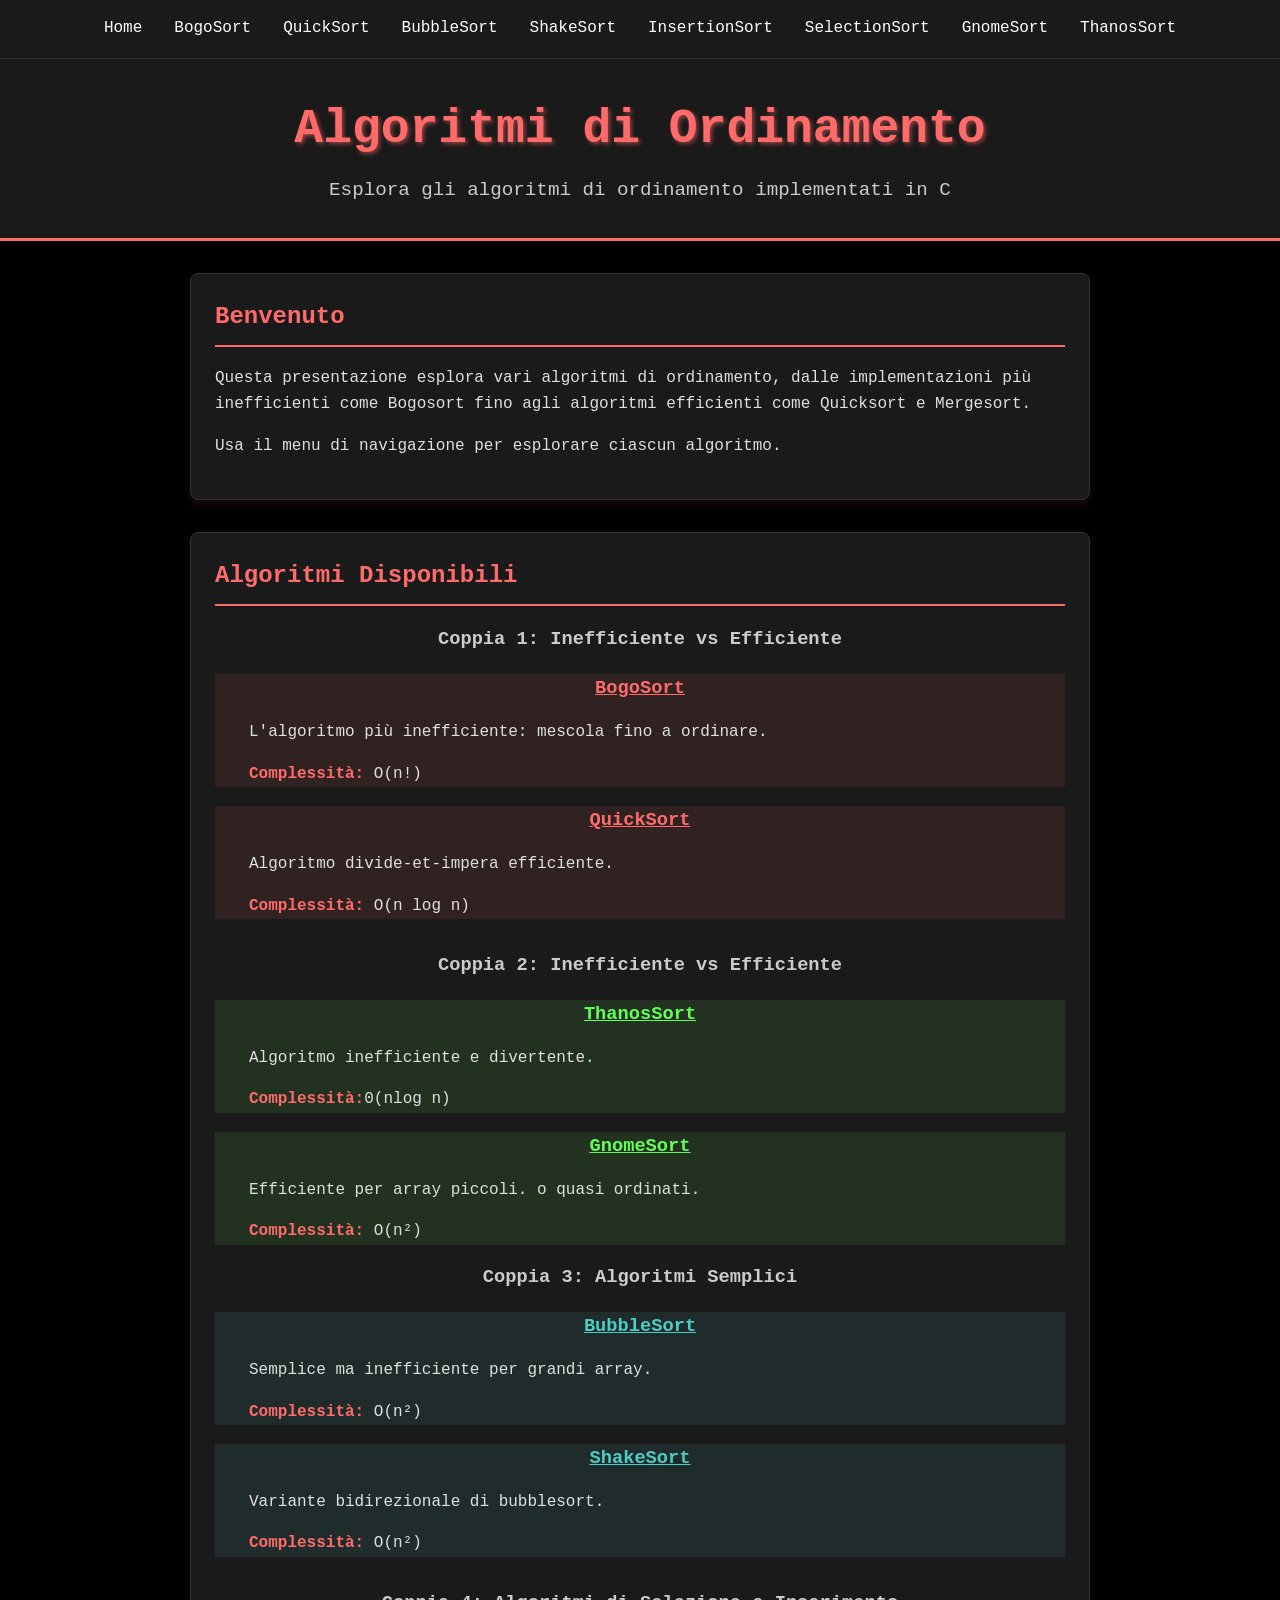
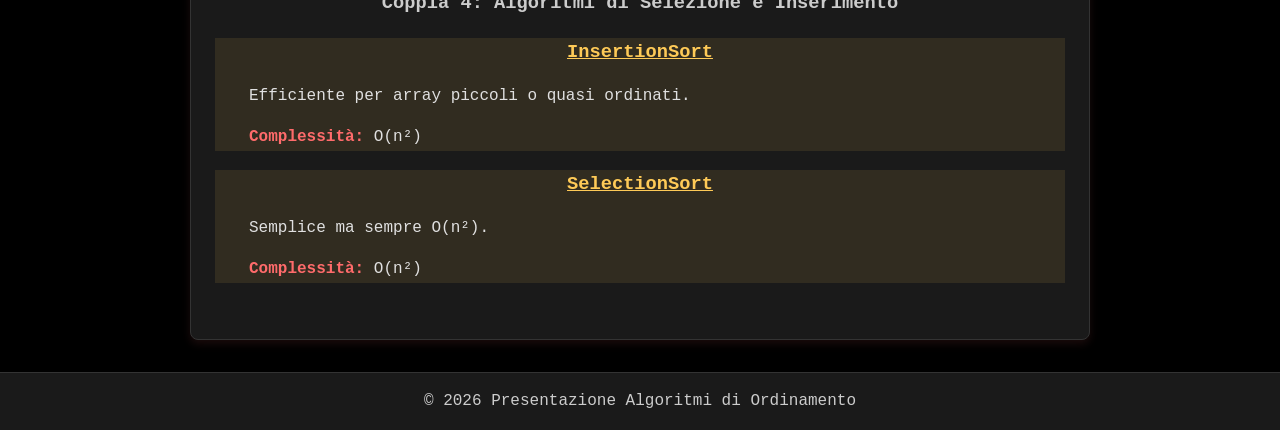
<file: index.html>
<!DOCTYPE html>
<html lang="it">
<head>
    <meta charset="UTF-8">
    <meta name="viewport" content="width=device-width, initial-scale=1.0">
    <title>Home - Algoritmi di Ordinamento</title>
    <link rel="stylesheet" href="styles.css">
</head>
<body>
    <nav>
        <ul>
            <li><a href="index.html">Home</a></li>
            <li><a href="bogosort.html">BogoSort</a></li>
            <li><a href="quicksort.html">QuickSort</a></li>
            <li><a href="bubblesort.html">BubbleSort</a></li>
            <li><a href="shakesort.html">ShakeSort</a></li>
            <li><a href="insertionsort.html">InsertionSort</a></li>
            <li><a href="selectionsort.html">SelectionSort</a></li>
            <li><a href="gnomesort.html">GnomeSort</a></li>
            <li><a href="thanossort.html">ThanosSort</a></li>
        </ul>
    </nav>

    <header>
        <h1>Algoritmi di Ordinamento</h1>
        <p>Esplora gli algoritmi di ordinamento implementati in C</p>
    </header>

    <main>
        <section id="introduzione">
            <h2>Benvenuto</h2>
            <p>Questa presentazione esplora vari algoritmi di ordinamento, dalle implementazioni più inefficienti come Bogosort fino agli algoritmi efficienti come Quicksort e Mergesort.</p>
            <p>Usa il menu di navigazione per esplorare ciascun algoritmo.</p>
        </section>

        <section id="algoritmi">
            <h2>Algoritmi Disponibili</h2>
            <div class="algoritmo-coppia">
                <h3>Coppia 1: Inefficiente vs Efficiente</h3>
                <div class="algoritmo-grid">
                    <div class="algoritmo-card coppia1">
                        <h3><a href="bogosort.html">BogoSort</a></h3>
                        <p class="descrizione">L'algoritmo più inefficiente: mescola fino a ordinare.</p>
                        <p class="descrizione"><strong>Complessità:</strong> O(n!)</p>
                    </div>
                    <div class="algoritmo-card coppia1">
                        <h3><a href="quicksort.html">QuickSort</a></h3>
                        <p class="descrizione">Algoritmo divide-et-impera efficiente.</p>
                        <p class="descrizione"><strong>Complessità:</strong> O(n log n)</p>
                    </div>
                </div>
            </div>
            <div class="algoritmo-coppia">
                <h3>Coppia 2: Inefficiente vs Efficiente</h3>
                <div class="algoritmo-grid">
                    <div class="algoritmo-card coppia4">
                        <h3><a href="thanossort.html">ThanosSort</a></h3>
                        <p class="descrizione">Algoritmo inefficiente e divertente.</p>
                        <p class="descrizione"><strong>Complessità:</strong>0(nlog n)</p>
                    </div>                                                               
                    <div class="algoritmo-card coppia4">
                        <h3><a href="gnomesort.html">GnomeSort</a></h3>
                        <p class="descrizione">Efficiente per array piccoli. o quasi ordinati.</p>
                        <p class="descrizione"><strong>Complessità:</strong> O(n²)</p>
                    </div>
                    
                </div>
            <div class="algoritmo-coppia">
                <h3>Coppia 3: Algoritmi Semplici</h3>
                <div class="algoritmo-grid">
                    <div class="algoritmo-card coppia2">
                        <h3><a href="bubblesort.html">BubbleSort</a></h3>
                        <p class="descrizione">Semplice ma inefficiente per grandi array.</p>
                        <p class="descrizione"><strong>Complessità:</strong> O(n²)</p>
                    </div>
                    <div class="algoritmo-card coppia2">
                        <h3><a href="shakesort.html">ShakeSort</a></h3>
                        <p class="descrizione">Variante bidirezionale di bubblesort.</p>
                        <p class="descrizione"><strong>Complessità:</strong> O(n²)</p>
                    </div>
                </div>
            </div>
            <div class="algoritmo-coppia">
                <h3>Coppia 4: Algoritmi di Selezione e Inserimento</h3>
                <div class="algoritmo-grid">
                    <div class="algoritmo-card coppia3">
                        <h3><a href="insertionsort.html">InsertionSort</a></h3>
                        <p class="descrizione">Efficiente per array piccoli o quasi ordinati.</p>
                        <p class="descrizione"><strong>Complessità:</strong> O(n²)</p>
                    </div>
                    <div class="algoritmo-card coppia3">
                        <h3><a href="selectionsort.html">SelectionSort</a></h3>
                        <p class="descrizione">Semplice ma sempre O(n²).</p>
                        <p class="descrizione"><strong>Complessità:</strong> O(n²)</p>
                    </div>
                </div>
            </div>
            
            </div>
        </section>
    </main>

    <footer>
        <p>&copy; 2026 Presentazione Algoritmi di Ordinamento</p>
    </footer>
</body>
</html>
</file>
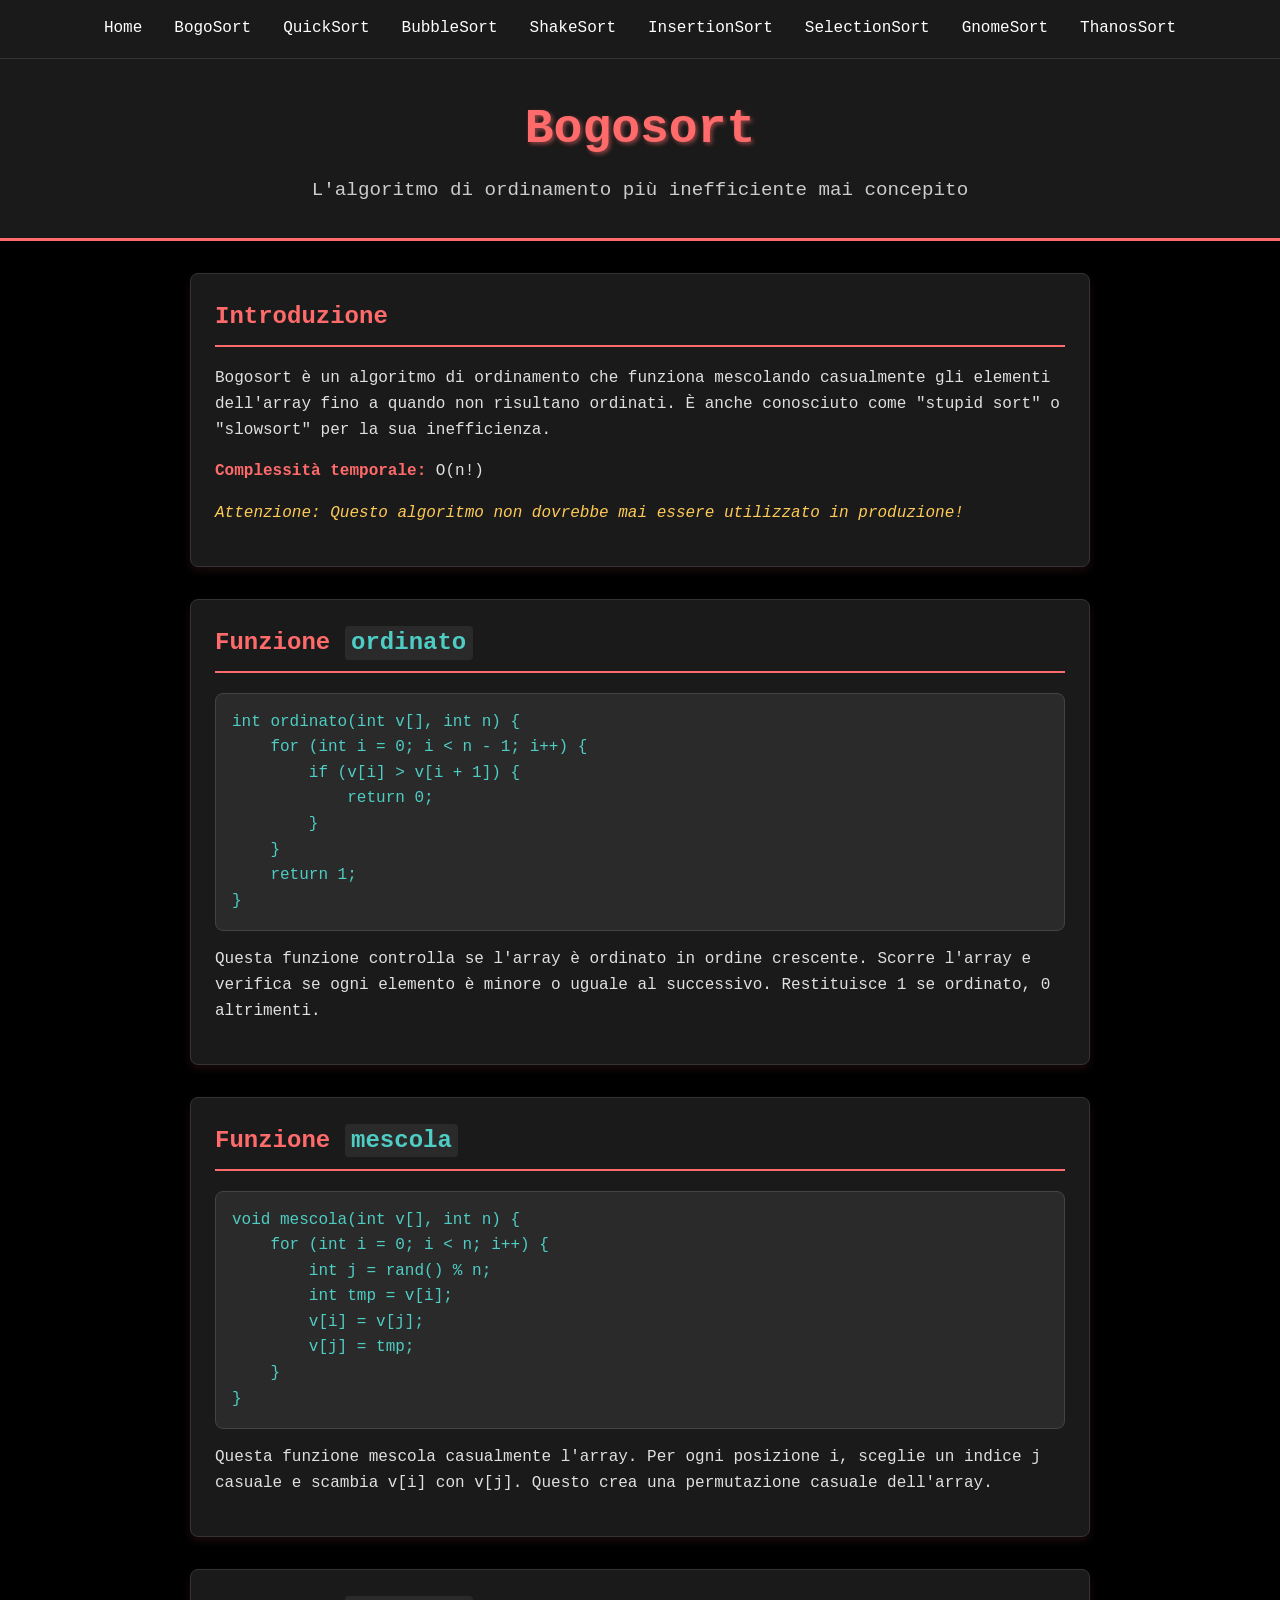
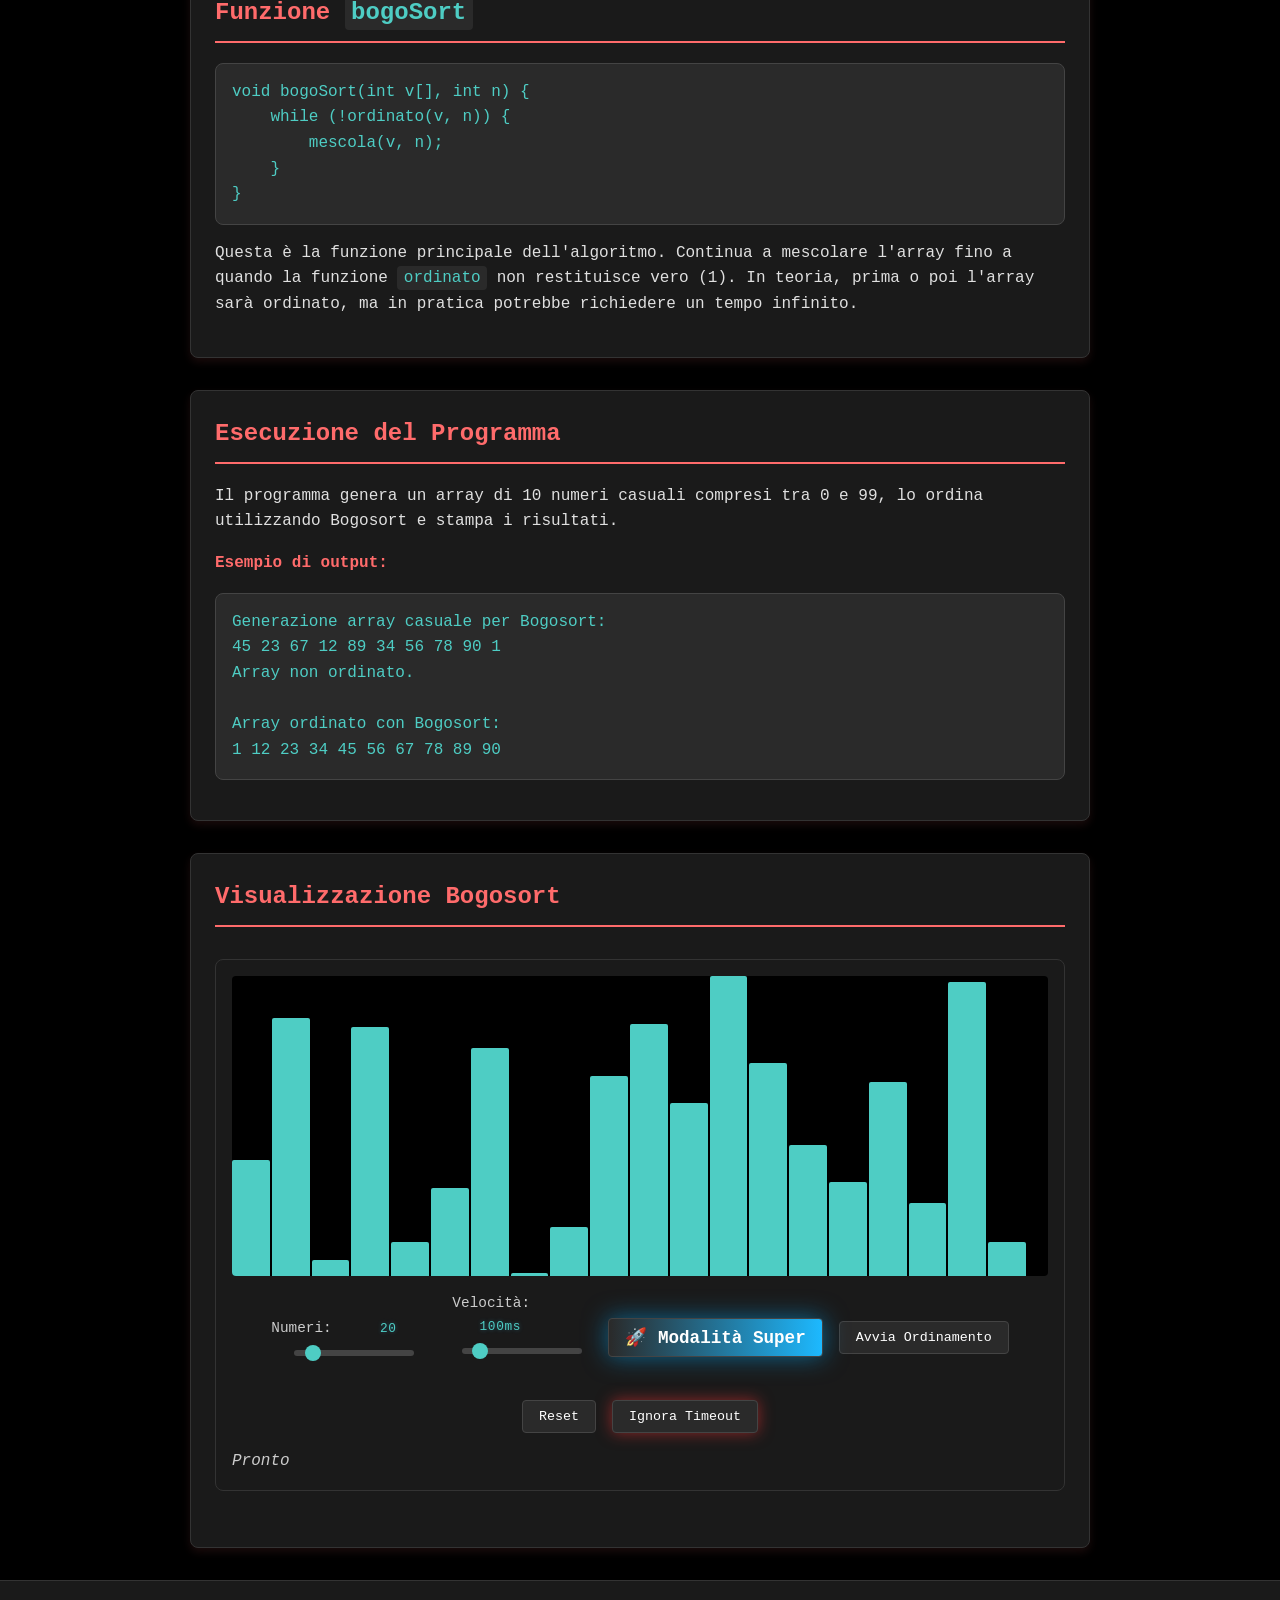
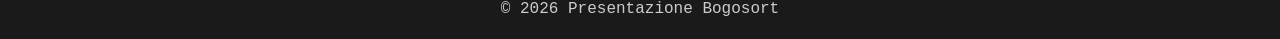
<file: bogosort.html>
<!DOCTYPE html>
<html lang="it">
<head>
    <meta charset="UTF-8">
    <meta name="viewport" content="width=device-width, initial-scale=1.0">
    <title>Bogosort - Algoritmo di Ordinamento</title>
    <link rel="stylesheet" href="styles.css">
    <style>
        /* ═══════════════════════════════════════════════════
           FREE-FLYING ROCKET  (position:fixed, full viewport)
           CSS vars --tx / --ty set by JS from getBoundingClientRect
        ═══════════════════════════════════════════════════ */
        .fly-rocket-el {
            position: fixed;
            font-size: 3.4rem;
            z-index: 9999;
            pointer-events: none;
            transform-origin: center center;
            will-change: transform, opacity, filter;
            filter:
                drop-shadow(0 0 16px #ffcc00)
                drop-shadow(0 0 32px #ff6600)
                drop-shadow(0 0  8px #ffffff);
            animation: flyRocketPath 2.1s cubic-bezier(0.22, 0.61, 0.36, 1) forwards;
        }

        @keyframes flyRocketPath {
            /* ── Enter from the left ── */
            0%  {
                transform: translate(0px, 0px) rotate(-20deg) scale(1.7);
                opacity: 0;
                filter: drop-shadow(0 0 6px #ffcc00);
            }
            4%  { opacity: 1; }

            /* ── Climb hard, arcing upward ── */
            20% {
                transform: translate(calc(var(--tx)*0.18), -240px) rotate(-85deg) scale(2.1);
                filter: drop-shadow(0 0 20px #ffcc00) drop-shadow(0 0 40px #ff4400);
            }

            /* ── Crest — tip over the top ── */
            40% {
                transform: translate(calc(var(--tx)*0.46), -310px) rotate(-180deg) scale(2.2);
                filter: drop-shadow(0 0 26px #ff9900) drop-shadow(0 0 52px #ff2200);
            }

            /* ── Diving, picking up speed ── */
            62% {
                transform: translate(calc(var(--tx)*0.74), calc(var(--ty)*0.15 - 100px)) rotate(-255deg) scale(1.8);
                filter: drop-shadow(0 0 22px #ff6600) drop-shadow(0 0 44px #ff0000);
            }

            /* ── Final approach, screaming toward target ── */
            85% {
                transform: translate(calc(var(--tx)*0.94), calc(var(--ty)*0.88)) rotate(-300deg) scale(1.2);
                filter: drop-shadow(0 0 30px #ff4400) drop-shadow(0 0 60px #ff0000) drop-shadow(0 0 10px #fff);
            }

            /* ── IMPACT ── */
            100% {
                transform: translate(var(--tx), var(--ty)) rotate(-330deg) scale(0.04);
                opacity: 0;
                filter: drop-shadow(0 0 60px #ffffff);
            }
        }

        /* ═══════════════════════════════════════════════════
           CRASH FLASH  (full-screen radial burst)
        ═══════════════════════════════════════════════════ */
        .crash-flash-el {
            position: fixed;
            inset: 0;
            background: rgba(56, 198, 255, 0.88);
            z-index: 9998;
            pointer-events: none;
            animation: crashFlash 0.45s ease-out forwards;
        }
        @keyframes crashFlash {
            0%   { opacity: 1; }
            30%  { opacity: 0.5; }
            100% { opacity: 0; }
        }

        /* ═══════════════════════════════════════════════════
           CONTAINER SHAKE
        ═══════════════════════════════════════════════════ */
        @keyframes containerShake {
            0%,100% { transform: translate(0,0) rotate(0deg); }
            8%  { transform: translate(-9px,-6px) rotate(-1.5deg); }
            18% { transform: translate(11px, 7px) rotate( 1.2deg); }
            27% { transform: translate(-7px, 5px) rotate(-0.9deg); }
            36% { transform: translate( 9px,-6px) rotate( 0.9deg); }
            46% { transform: translate(-6px, 4px) rotate(-0.5deg); }
            55% { transform: translate( 6px,-3px) rotate( 0.5deg); }
            66% { transform: translate(-4px, 2px) rotate(-0.3deg); }
            77% { transform: translate( 3px,-2px) rotate( 0.2deg); }
            88% { transform: translate(-1px, 1px) rotate(-0.1deg); }
        }
        #visualization-container.shaking {
            animation: containerShake 0.7s ease-out forwards;
        }

        /* ═══════════════════════════════════════════════════
           SPARKS
        ═══════════════════════════════════════════════════ */
        .spark-el {
            position: fixed;
            border-radius: 50%;
            pointer-events: none;
            z-index: 9997;
            animation: sparkFly var(--sdur, 0.75s) ease-out forwards;
        }
        @keyframes sparkFly {
            0%   { transform: translate(0,0) scale(1.4); opacity: 1; }
            55%  { opacity: 0.8; }
            100% { transform: translate(var(--sx), var(--sy)) scale(0); opacity: 0; }
        }

        /* ═══════════════════════════════════════════════════
           SLIDER ON FIRE — hide original speed target + line
        ═══════════════════════════════════════════════════ */
        .speed-control-group.on-fire #speed-target { display: none; }

        .speed-control-group.on-fire #speed {
            animation: sliderFireGlow 0.32s ease-in-out infinite alternate;
            filter: drop-shadow(0 0 10px #43d8ff) drop-shadow(0 0 20px rgba(58, 216, 255, 0.8));
        }
        @keyframes sliderFireGlow {
            from { filter: drop-shadow(0 0 8px #3ad8ff) drop-shadow(0 0 16px rgba(62, 213, 255, 0.7)); }
            to   { filter: drop-shadow(0 0 18px #6bf2ff) drop-shadow(0 0 32px rgba(95, 240, 255, 0.9)); }
        }

        /* ═══════════════════════════════════════════════════
           FLAME PARTICLES above slider
        ═══════════════════════════════════════════════════ */
        #flames-wrapper {
            display: none;
            position: absolute;
            left: -4px;
            right: -4px;
            top: 18px;
            height: 56px;
            transform: translateY(-100%);
            pointer-events: none;
            z-index: 20;
            overflow: visible;
            align-items: flex-end;
            justify-content: space-around;
        }
        .speed-control-group.on-fire #flames-wrapper { display: flex; }

        .flame-p {
            border-radius: 50% 50% 20% 20%;
            background: linear-gradient(to top, rgba(34, 177, 255, 1) 0%, rgba(52, 219, 255, 1) 35%, rgba(172, 244, 255, 0.8) 72%, rgba(118, 233, 255, 0) 100%);
            box-shadow: inset 0 0 8px rgba(59, 214, 255, 0.9), 0 0 18px rgba(44, 181, 255, 0.55);
            transform-origin: bottom center;
            animation: flameDance var(--fdur,0.4s) ease-in-out var(--fdel,0s) infinite alternate;
            width: 11px;
        }
        @keyframes flameDance {
            from { transform: scaleY(1)    scaleX(1)    rotate(var(--fr1,-5deg)); opacity: 1; }
            to   { transform: scaleY(0.50) scaleX(0.68) rotate(var(--fr2, 5deg)); opacity: 0.5; }
        }
    </style>
</head>
<body>
    <nav>
        <ul>
            <li><a href="index.html">Home</a></li>
            <li><a href="bogosort.html">BogoSort</a></li>
            <li><a href="quicksort.html">QuickSort</a></li>
            <li><a href="bubblesort.html">BubbleSort</a></li>
            <li><a href="shakesort.html">ShakeSort</a></li>
            <li><a href="insertionsort.html">InsertionSort</a></li>
            <li><a href="selectionsort.html">SelectionSort</a></li>
            <li><a href="gnomesort.html">GnomeSort</a></li>
            <li><a href="thanossort.html">ThanosSort</a></li>
        </ul>
    </nav>

    <header>
        <h1>Bogosort</h1>
        <p>L'algoritmo di ordinamento più inefficiente mai concepito</p>
    </header>

    <main>
        <section id="introduzione">
            <h2>Introduzione</h2>
            <p>Bogosort è un algoritmo di ordinamento che funziona mescolando casualmente gli elementi dell'array fino a quando non risultano ordinati. È anche conosciuto come "stupid sort" o "slowsort" per la sua inefficienza.</p>
            <p><strong>Complessità temporale:</strong> O(n!)</p>
            <p><em>Attenzione: Questo algoritmo non dovrebbe mai essere utilizzato in produzione!</em></p>
        </section>

        <section id="ordinato">
            <h2>Funzione <code>ordinato</code></h2>
            <pre><code>int ordinato(int v[], int n) {
    for (int i = 0; i &lt; n - 1; i++) {
        if (v[i] &gt; v[i + 1]) {
            return 0;
        }
    }
    return 1;
}</code></pre>
            <p>Questa funzione controlla se l'array è ordinato in ordine crescente. Scorre l'array e verifica se ogni elemento è minore o uguale al successivo. Restituisce 1 se ordinato, 0 altrimenti.</p>
        </section>

        <section id="mescola">
            <h2>Funzione <code>mescola</code></h2>
            <pre><code>void mescola(int v[], int n) {
    for (int i = 0; i &lt; n; i++) {
        int j = rand() % n;
        int tmp = v[i];
        v[i] = v[j];
        v[j] = tmp;
    }
}</code></pre>
            <p>Questa funzione mescola casualmente l'array. Per ogni posizione i, sceglie un indice j casuale e scambia v[i] con v[j]. Questo crea una permutazione casuale dell'array.</p>
        </section>

        <section id="bogosort">
            <h2>Funzione <code>bogoSort</code></h2>
            <pre><code>void bogoSort(int v[], int n) {
    while (!ordinato(v, n)) {
        mescola(v, n);
    }
}</code></pre>
            <p>Questa è la funzione principale dell'algoritmo. Continua a mescolare l'array fino a quando la funzione <code>ordinato</code> non restituisce vero (1). In teoria, prima o poi l'array sarà ordinato, ma in pratica potrebbe richiedere un tempo infinito.</p>
        </section>

        <section id="esecuzione">
            <h2>Esecuzione del Programma</h2>
            <p>Il programma genera un array di 10 numeri casuali compresi tra 0 e 99, lo ordina utilizzando Bogosort e stampa i risultati.</p>
            <p><strong>Esempio di output:</strong></p>
            <pre><code>Generazione array casuale per Bogosort:
45 23 67 12 89 34 56 78 90 1
Array non ordinato.

Array ordinato con Bogosort:
1 12 23 34 45 56 67 78 89 90</code></pre>
        </section>

        <section id="visualizzazione">
            <h2>Visualizzazione Bogosort</h2>
            <div id="visualization-container">
                <div id="bars-container"></div>
                <div id="controls">
                    <div class="control-group">
                        <label for="array-size">Numeri: <span class="value-display" id="size-display">20</span></label>
                        <input type="range" id="array-size" min="10" max="100" value="20">
                    </div>
                    <div class="control-group speed-control-group" id="speed-group">
                        <label for="speed">Velocità: <span class="value-display" id="speed-display">100ms</span></label>
                        <div id="flames-wrapper">
                            <div class="flame-p" style="height:38px;--fdur:0.38s;--fdel:0.00s;--fr1:-6deg;--fr2:4deg"></div>
                            <div class="flame-p" style="height:28px;--fdur:0.43s;--fdel:0.07s;--fr1:-3deg;--fr2:6deg"></div>
                            <div class="flame-p" style="height:42px;--fdur:0.36s;--fdel:0.13s;--fr1:-7deg;--fr2:3deg"></div>
                            <div class="flame-p" style="height:32px;--fdur:0.45s;--fdel:0.04s;--fr1:-4deg;--fr2:7deg"></div>
                            <div class="flame-p" style="height:44px;--fdur:0.40s;--fdel:0.10s;--fr1:-8deg;--fr2:2deg"></div>
                            <div class="flame-p" style="height:30px;--fdur:0.37s;--fdel:0.17s;--fr1:-2deg;--fr2:8deg"></div>
                            <div class="flame-p" style="height:40px;--fdur:0.42s;--fdel:0.08s;--fr1:-5deg;--fr2:5deg"></div>
                            <div class="flame-p" style="height:26px;--fdur:0.39s;--fdel:0.14s;--fr1:-4deg;--fr2:6deg"></div>
                            <div class="flame-p" style="height:36px;--fdur:0.41s;--fdel:0.05s;--fr1:-6deg;--fr2:3deg"></div>
                        </div>
                        <input type="range" id="speed" min="10" max="1000" value="100" step="10">
                        <div id="speed-target">
                            <div id="speed-line"></div>
                            <div id="rocket">🚀</div>
                            <div id="fire-burst"></div>
                        </div>
                    </div>
                    <button id="super-btn" class="super-mode-btn">🚀 Modalità Super</button>
                    <button id="start-btn">Avvia Ordinamento</button>
                    <button id="reset-btn">Reset</button>
                    <button id="cancel-btn" class="cancel-btn">Ignora Timeout</button>
                </div>
                <div id="status">Pronto</div>
            </div>
        </section>

        <script src="sorting-visualization.js"></script>
        <script>
            document.addEventListener('DOMContentLoaded', function() {
                const visualizer = new SortingVisualizer('bars-container', 'bogosort');
                const superBtn = document.getElementById('super-btn');
                const cancelBtn = document.getElementById('cancel-btn');
                const rocket = document.getElementById('rocket');
                const fireBurst = document.getElementById('fire-burst');

                // Controlli dimensione array
                const sizeSlider = document.getElementById('array-size');
                const sizeDisplay = document.getElementById('size-display');
                sizeSlider.addEventListener('input', function() {
                    const value = parseInt(this.value);
                    sizeDisplay.textContent = value;
                    visualizer.setArraySize(value);
                });

                // Controlli velocità
                const speedSlider = document.getElementById('speed');
                const speedDisplay = document.getElementById('speed-display');
                speedSlider.addEventListener('input', function() {
                    const value = parseInt(this.value);
                    speedDisplay.textContent = value + 'ms';
                    visualizer.setSpeed(value);
                });

                // Pulsante modalità super
                superBtn.addEventListener('click', function() {
                    const isSuper = visualizer.toggleSuperMode();
                    if (isSuper) {
                        superBtn.classList.add('active');
                        superBtn.textContent = '🔥 SUPER ATTIVA';
                        speedSlider.disabled = true;
                        startRocket();
                        speedDisplay.textContent = '1ms';
                    } else {
                        superBtn.classList.remove('active');
                        superBtn.textContent = '🚀 Modalità Super';
                        speedSlider.disabled = false;
                        resetRocket();
                        speedDisplay.textContent = speedSlider.value + 'ms';
                    }
                });

                cancelBtn.addEventListener('click', function() {
                    if (visualizer.disableTimeout()) {
                        cancelBtn.disabled = true;
                    }
                });

                document.getElementById('start-btn').addEventListener('click', () => {
                    cancelBtn.disabled = false;
                    visualizer.timeoutEnabled = true;
                    visualizer.cancelUsed = false;
                    visualizer.start();
                });
                document.getElementById('reset-btn').addEventListener('click', () => {
                    if (visualizer.superMode) {
                        visualizer.toggleSuperMode();
                        superBtn.classList.remove('active');
                        superBtn.textContent = '🚀 Modalità Super';
                        speedSlider.disabled = false;
                    }
                    speedDisplay.textContent = speedSlider.value + 'ms';
                    visualizer.reset();
                    cancelBtn.disabled = false;
                    resetRocket();
                });

                function startRocket() {
                    const speedGroup = document.getElementById('speed-group');
                    // Kill any leftover elements from a previous activation
                    document.querySelectorAll('.fly-rocket-el,.crash-flash-el,.spark-el').forEach(el => el.remove());
                    speedGroup.classList.remove('on-fire');

                    // ── Where exactly is the speed slider on screen? ──
                    const rect = speedSlider.getBoundingClientRect();
                    const targetX = rect.left + rect.width  / 2;
                    const targetY = rect.top  + rect.height / 2;

                    // ── Rocket starts off-screen left, vertically level with slider ──
                    const startX = -90;
                    const startY = targetY + 40; // a bit below so arc feels natural

                    const flyRocket = document.createElement('div');
                    flyRocket.className = 'fly-rocket-el';
                    flyRocket.textContent = '🚀';
                    flyRocket.style.left = startX + 'px';
                    flyRocket.style.top  = startY + 'px';
                    // CSS vars drive the keyframe calc() expressions
                    flyRocket.style.setProperty('--tx', (targetX - startX) + 'px');
                    flyRocket.style.setProperty('--ty', (targetY - startY) + 'px');
                    document.body.appendChild(flyRocket);

                    flyRocket.addEventListener('animationend', () => {
                        flyRocket.remove();
                        _triggerCrash(targetX, targetY, speedGroup);
                    }, { once: true });
                }

                function _triggerCrash(cx, cy, speedGroup) {
                    // 1 ── Full-screen flash
                    const flash = document.createElement('div');
                    flash.className = 'crash-flash-el';
                    document.body.appendChild(flash);
                    flash.addEventListener('animationend', () => flash.remove(), { once: true });

                    // 2 ── Container shake
                    const visCont = document.getElementById('visualization-container');
                    visCont.classList.remove('shaking');
                    void visCont.offsetWidth;
                    visCont.classList.add('shaking');
                    visCont.addEventListener('animationend', () => visCont.classList.remove('shaking'), { once: true });

                    // 3 ── 20 sparks fanning out in all directions
                    const sparkColors = ['#7ef0ff','#4be3ff','#08c6ff','#a6f7ff','#e5ffff','#b0f0ff'];
                    for (let i = 0; i < 20; i++) {
                        const spark = document.createElement('div');
                        spark.className = 'spark-el';
                        const angle = (Math.PI * 2 * i / 20) + (Math.random() - 0.5) * 0.5;
                        const dist  = 55 + Math.random() * 140;
                        const size  = 5 + Math.random() * 7;
                        const col   = sparkColors[Math.floor(Math.random() * sparkColors.length)];
                        spark.style.cssText = `
                            left: ${cx - size/2}px; top: ${cy - size/2}px;
                            width: ${size}px; height: ${size}px;
                            background: ${col};
                            box-shadow: 0 0 ${size*1.5}px ${col}, 0 0 ${size*3}px ${col};
                        `;
                        spark.style.setProperty('--sx',   Math.cos(angle) * dist + 'px');
                        spark.style.setProperty('--sy',   Math.sin(angle) * dist + 'px');
                        spark.style.setProperty('--sdur', (0.40 + Math.random() * 0.60) + 's');
                        document.body.appendChild(spark);
                        spark.addEventListener('animationend', () => spark.remove(), { once: true });
                    }

                    // 4 ── Light the slider on fire once the smoke settles
                    setTimeout(() => speedGroup.classList.add('on-fire'), 380);
                }

                function resetRocket() {
                    const speedGroup = document.getElementById('speed-group');
                    document.querySelectorAll('.fly-rocket-el,.crash-flash-el,.spark-el').forEach(el => el.remove());
                    speedGroup.classList.remove('on-fire');
                    const visCont = document.getElementById('visualization-container');
                    visCont.classList.remove('shaking');
                }
            });
        </script>
    </main>

    <footer>
        <p>&copy; 2026 Presentazione Bogosort</p>
    </footer>
</body>
</html>
</file>
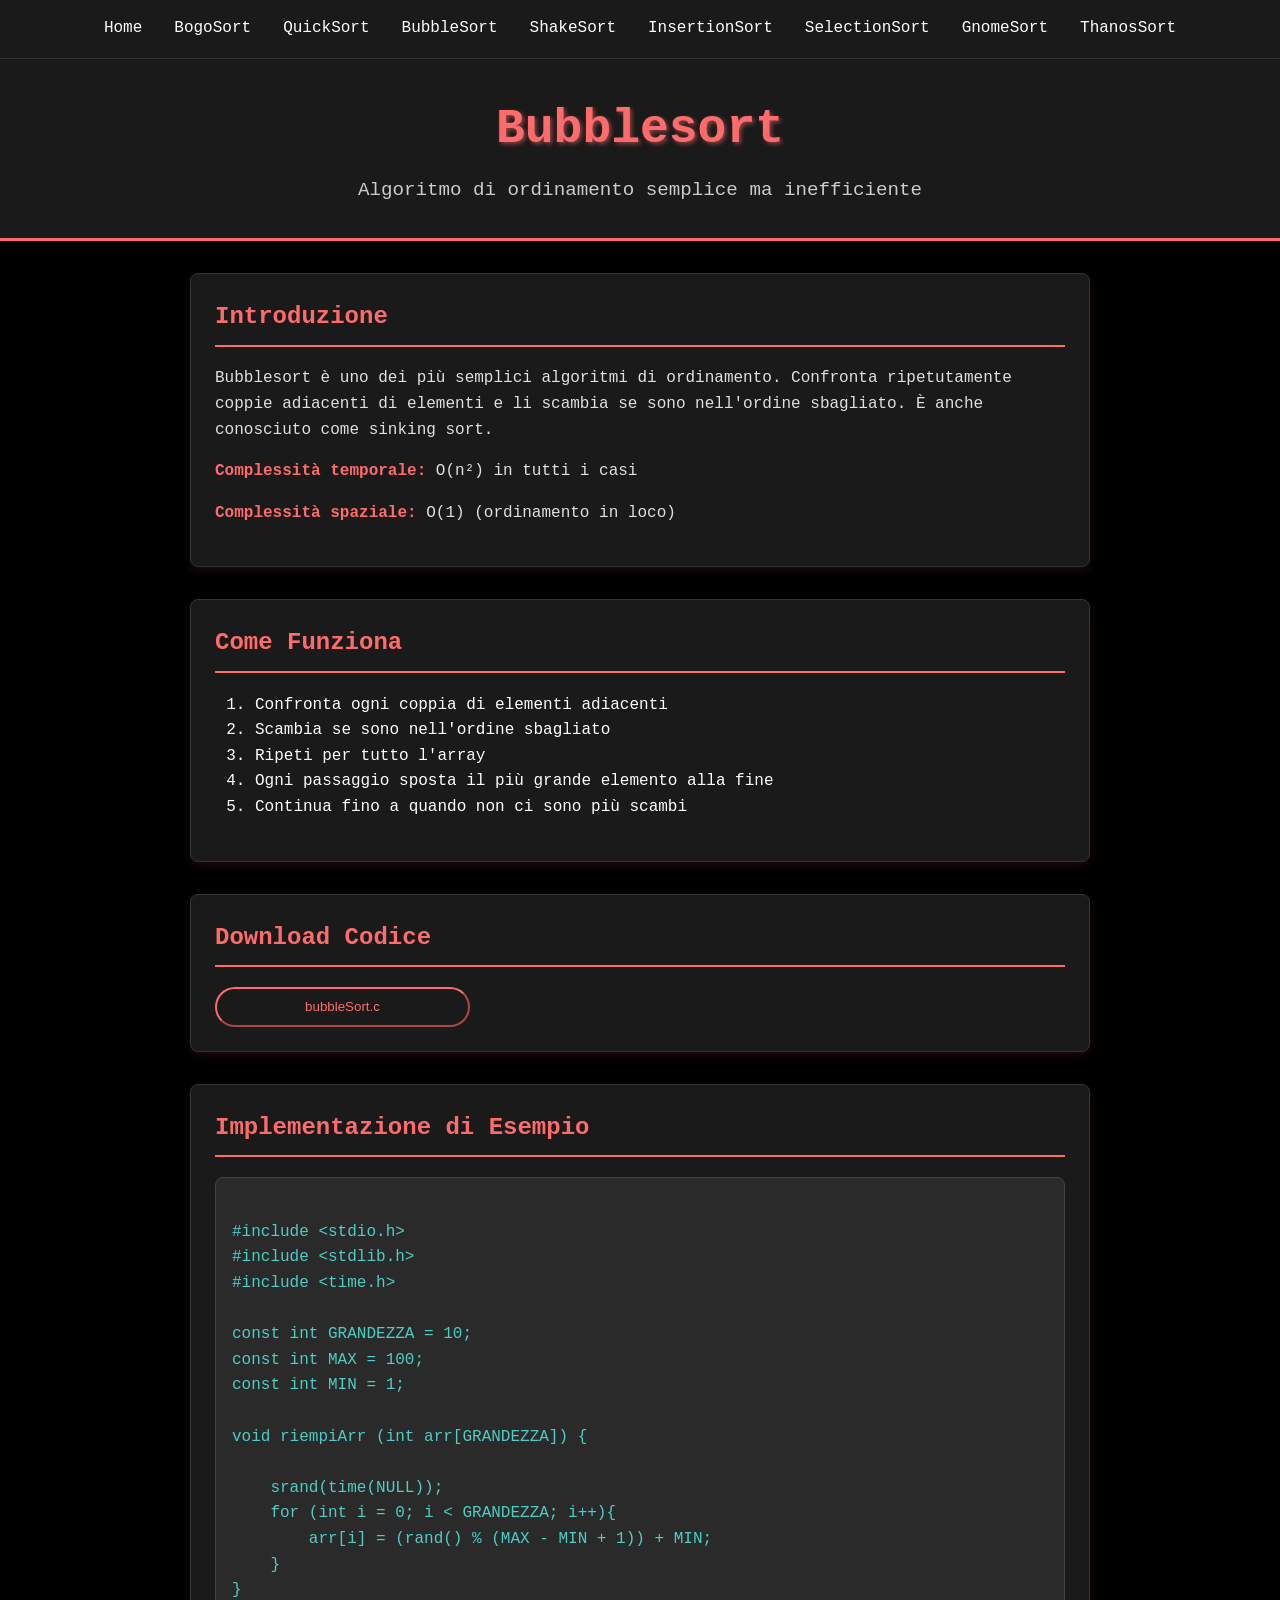
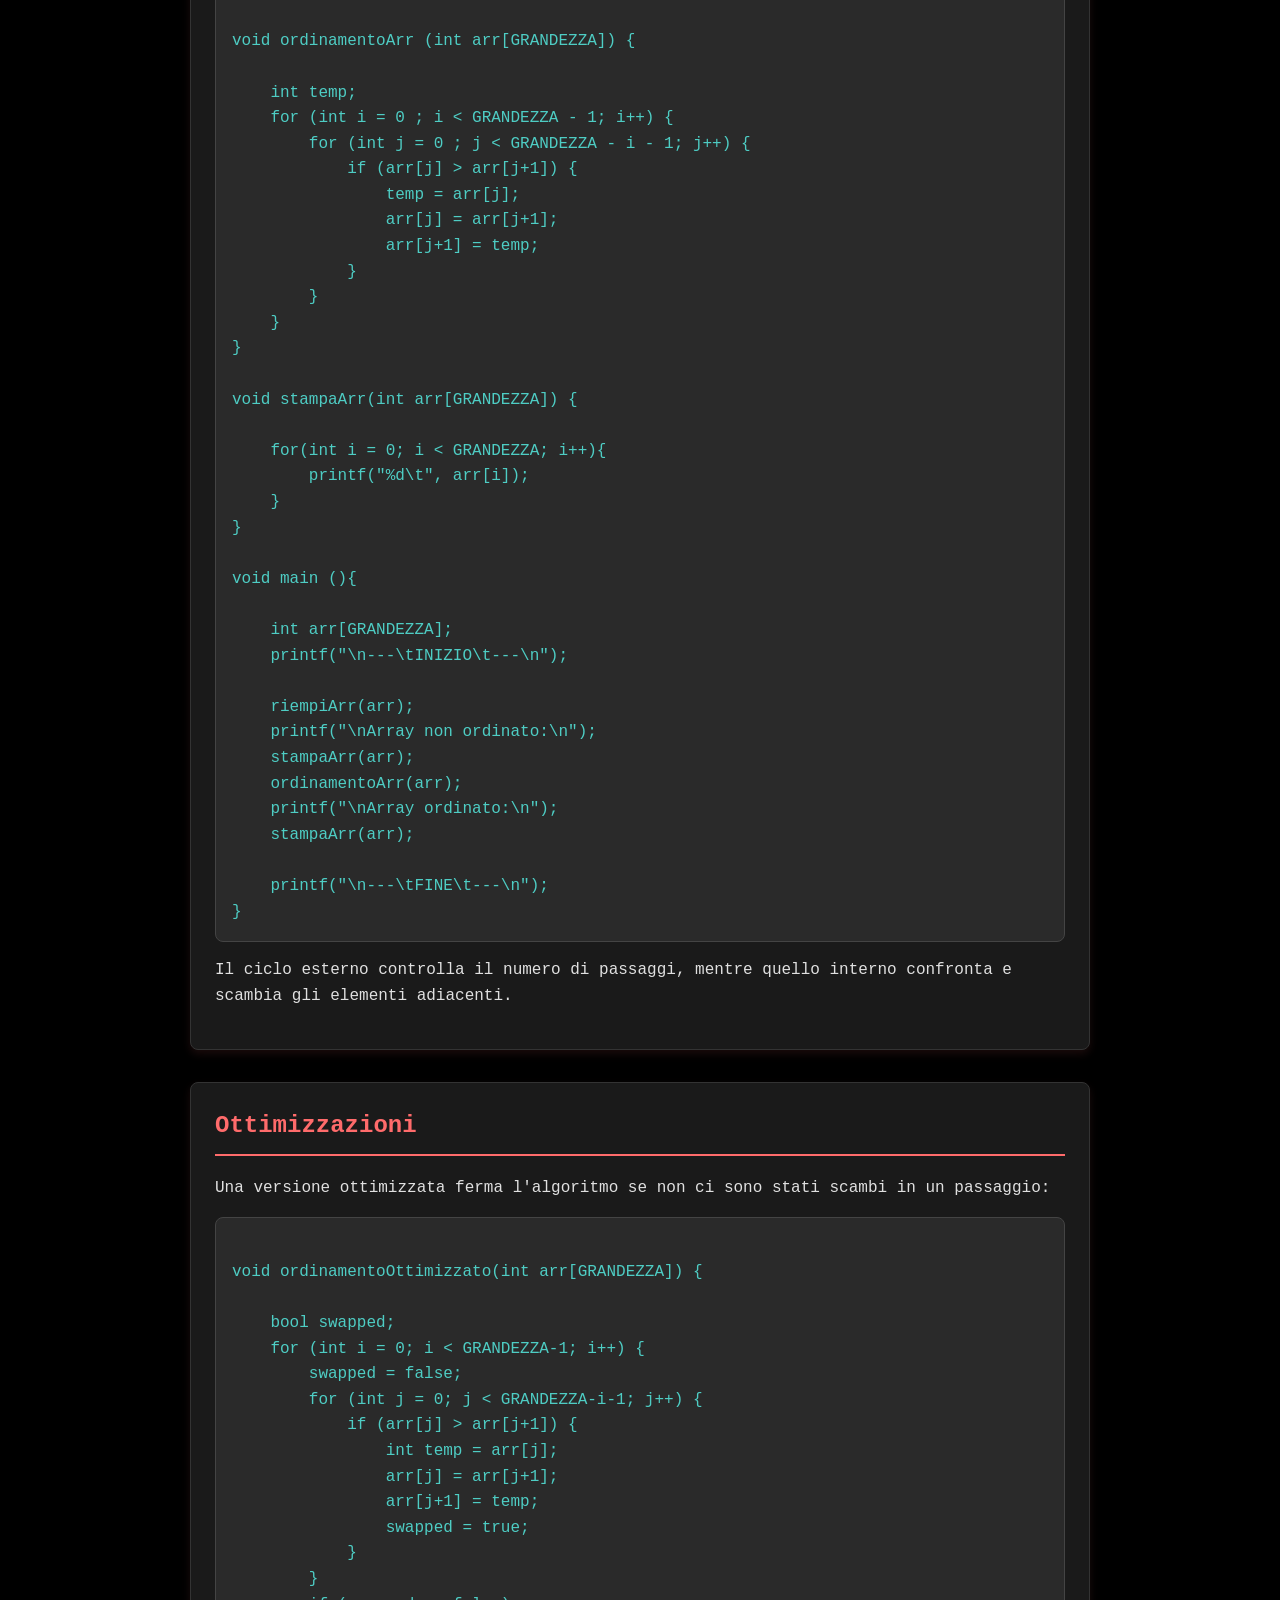
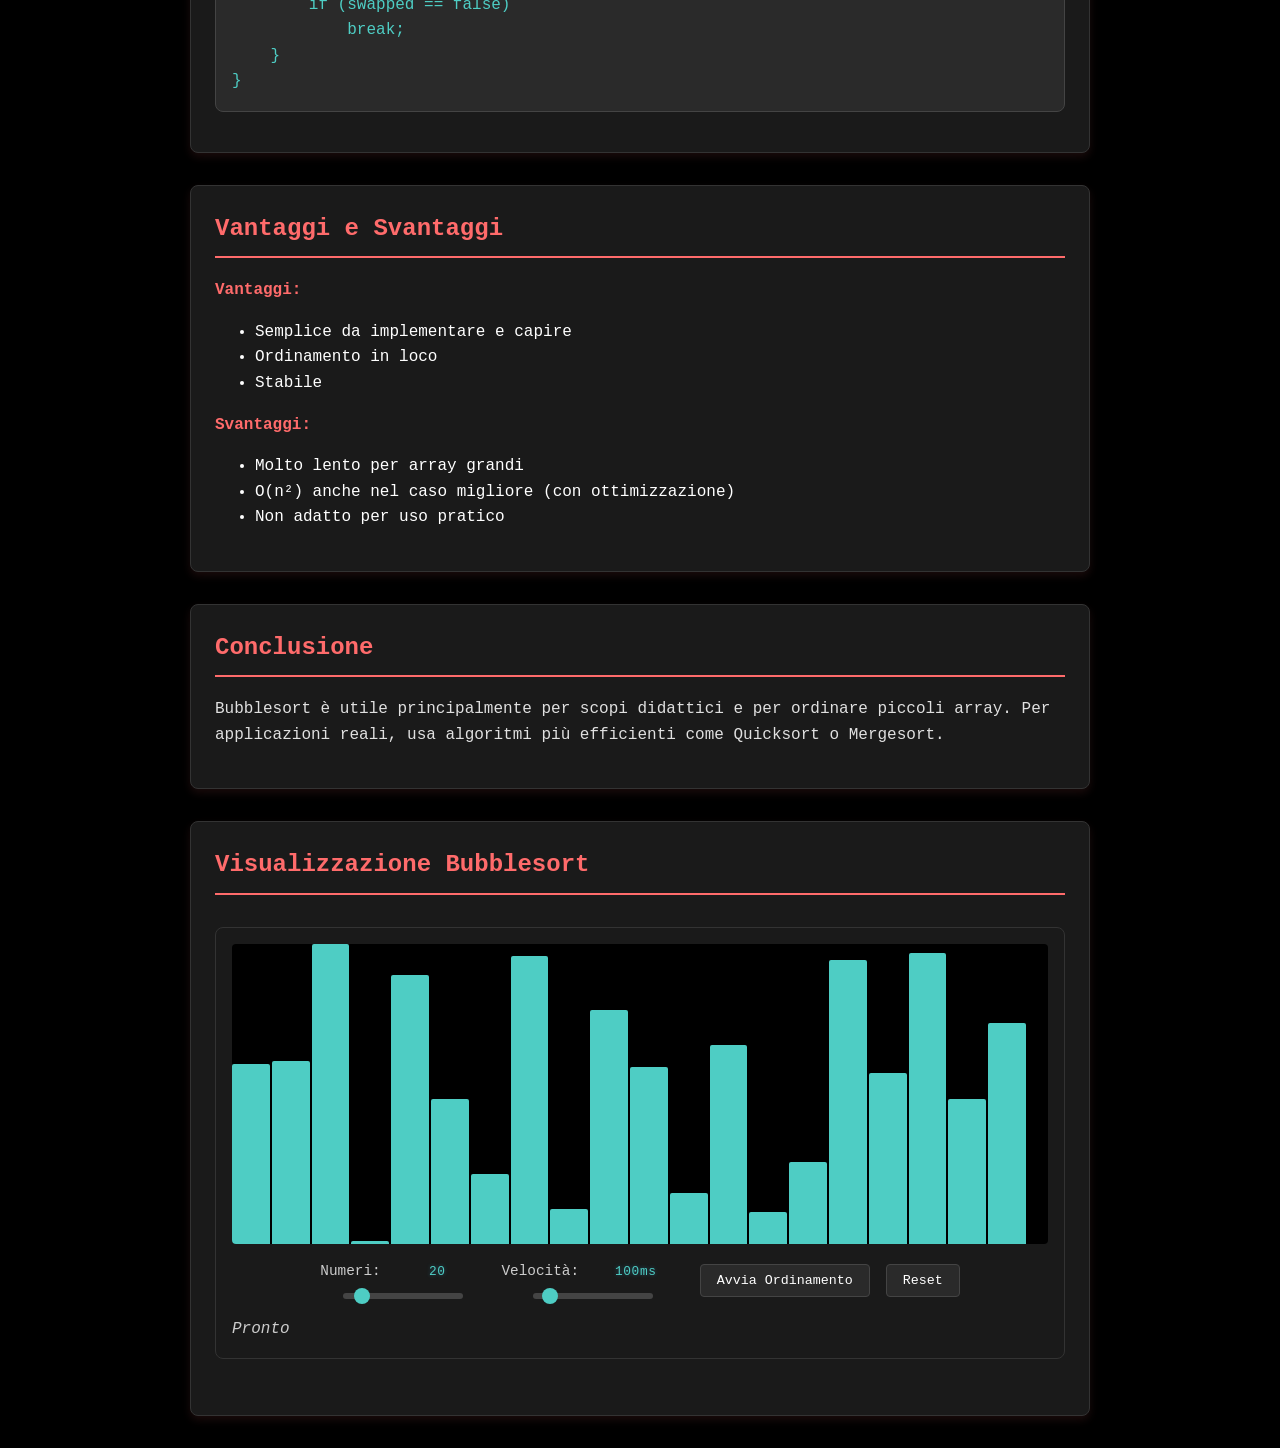
<file: bubblesort.html>
<!DOCTYPE html>
<html lang="it">
<head>
    <meta charset="UTF-8">
    <meta name="viewport" content="width=device-width, initial-scale=1.0">
    <title>Bubblesort - Algoritmo di Ordinamento</title>
    <link rel="stylesheet" href="styles.css">
</head>
<body>
    <nav>
        <ul>
            <li><a href="index.html">Home</a></li>
            <li><a href="bogosort.html">BogoSort</a></li>
            <li><a href="quicksort.html">QuickSort</a></li>
            <li><a href="bubblesort.html">BubbleSort</a></li>
            <li><a href="shakesort.html">ShakeSort</a></li>
            <li><a href="insertionsort.html">InsertionSort</a></li>
            <li><a href="selectionsort.html">SelectionSort</a></li>
            <li><a href="gnomesort.html">GnomeSort</a></li>
            <li><a href="thanossort.html">ThanosSort</a></li>
        </ul>
    </nav>

    <header>
        <h1>Bubblesort</h1>
        <p>Algoritmo di ordinamento semplice ma inefficiente</p>
    </header>

    <main>
        <section id="introduzione">
            <h2>Introduzione</h2>
            <p>Bubblesort è uno dei più semplici algoritmi di ordinamento. Confronta ripetutamente coppie adiacenti di elementi e li scambia se sono nell'ordine sbagliato. È anche conosciuto come sinking sort.</p>
            <p><strong>Complessità temporale:</strong> O(n²) in tutti i casi</p>
            <p><strong>Complessità spaziale:</strong> O(1) (ordinamento in loco)</p>
        </section>

        <section id="funzionamento">
            <h2>Come Funziona</h2>
            <ol>
                <li>Confronta ogni coppia di elementi adiacenti</li>
                <li>Scambia se sono nell'ordine sbagliato</li>
                <li>Ripeti per tutto l'array</li>
                <li>Ogni passaggio sposta il più grande elemento alla fine</li>
                <li>Continua fino a quando non ci sono più scambi</li>
            </ol>
        </section>
        <section id="download">
            <h2>Download Codice</h2>
            <a href="./codiciC/bubbleSort.c" download>
            <button type="button">bubbleSort.c</button>
            </a>
        </section>
        <section id="implementazione">
            <h2>Implementazione di Esempio</h2>
            <pre><code>
#include &lt;stdio.h&gt;
#include &lt;stdlib.h&gt;
#include &lt;time.h&gt;

const int GRANDEZZA = 10;
const int MAX = 100;
const int MIN = 1;

void riempiArr (int arr[GRANDEZZA]) {

    srand(time(NULL));
    for (int i = 0; i &lt; GRANDEZZA; i++){
        arr[i] = (rand() % (MAX - MIN + 1)) + MIN;
    }
}

void ordinamentoArr (int arr[GRANDEZZA]) {

    int temp;
    for (int i = 0 ; i &lt; GRANDEZZA - 1; i++) {
        for (int j = 0 ; j &lt; GRANDEZZA - i - 1; j++) {
            if (arr[j] > arr[j+1]) {
                temp = arr[j];
                arr[j] = arr[j+1];
                arr[j+1] = temp;
            }
        }
    }
}

void stampaArr(int arr[GRANDEZZA]) {
    
    for(int i = 0; i &lt; GRANDEZZA; i++){
        printf("%d\t", arr[i]);
    }
}

void main (){

    int arr[GRANDEZZA];
    printf("\n---\tINIZIO\t---\n");

    riempiArr(arr);
    printf("\nArray non ordinato:\n");
    stampaArr(arr);
    ordinamentoArr(arr);
    printf("\nArray ordinato:\n");
    stampaArr(arr);

    printf("\n---\tFINE\t---\n");
}
</code></pre>
            <p>Il ciclo esterno controlla il numero di passaggi, mentre quello interno confronta e scambia gli elementi adiacenti.</p>
        </section>

        <section id="ottimizzazioni">
            <h2>Ottimizzazioni</h2>
            <p>Una versione ottimizzata ferma l'algoritmo se non ci sono stati scambi in un passaggio:</p>
            <pre><code>
void ordinamentoOttimizzato(int arr[GRANDEZZA]) {
    
    bool swapped;
    for (int i = 0; i &lt; GRANDEZZA-1; i++) {
        swapped = false;
        for (int j = 0; j &lt; GRANDEZZA-i-1; j++) {
            if (arr[j] &gt; arr[j+1]) {
                int temp = arr[j];
                arr[j] = arr[j+1];
                arr[j+1] = temp;
                swapped = true;
            }
        }
        if (swapped == false)
            break;
    }
}</code></pre>
        </section>

        <section id="vantaggi">
            <h2>Vantaggi e Svantaggi</h2>
            <p><strong>Vantaggi:</strong></p>
            <ul>
                <li>Semplice da implementare e capire</li>
                <li>Ordinamento in loco</li>
                <li>Stabile</li>
            </ul>
            <p><strong>Svantaggi:</strong></p>
            <ul>
                <li>Molto lento per array grandi</li>
                <li>O(n²) anche nel caso migliore (con ottimizzazione)</li>
                <li>Non adatto per uso pratico</li>
            </ul>
        </section>

        <section id="conclusione">
            <h2>Conclusione</h2>
            <p>Bubblesort è utile principalmente per scopi didattici e per ordinare piccoli array. Per applicazioni reali, usa algoritmi più efficienti come Quicksort o Mergesort.</p>
        </section>

        <section id="visualizzazione">
            <h2>Visualizzazione Bubblesort</h2>
            <div id="visualization-container">
                <div id="bars-container"></div>
                <div id="controls">
                    <div class="control-group">
                        <label for="array-size">Numeri: <span class="value-display" id="size-display">20</span></label>
                        <input type="range" id="array-size" min="10" max="100" value="20">
                    </div>
                    <div class="control-group">
                        <label for="speed">Velocità: <span class="value-display" id="speed-display">100ms</span></label>
                        <input type="range" id="speed" min="10" max="1000" value="100" step="10">
                    </div>
                    <button id="start-btn">Avvia Ordinamento</button>
                    <button id="reset-btn">Reset</button>
                </div>
                <div id="status">Pronto</div>
            </div>
        </section>

        <script src="sorting-visualization.js"></script>
        <script>
            document.addEventListener('DOMContentLoaded', function() {
                const visualizer = new SortingVisualizer('bars-container', 'bubblesort');

                // Controlli dimensione array
                const sizeSlider = document.getElementById('array-size');
                const sizeDisplay = document.getElementById('size-display');
                sizeSlider.addEventListener('input', function() {
                    const value = parseInt(this.value);
                    sizeDisplay.textContent = value;
                    visualizer.setArraySize(value);
                });

                // Controlli velocità
                const speedSlider = document.getElementById('speed');
                const speedDisplay = document.getElementById('speed-display');
                speedSlider.addEventListener('input', function() {
                    const value = parseInt(this.value);
                    speedDisplay.textContent = value + 'ms';
                    visualizer.setSpeed(value);
                });

                // Pulsanti
                document.getElementById('start-btn').addEventListener('click', () => visualizer.start());
                document.getElementById('reset-btn').addEventListener('click', () => visualizer.reset());
            });
        </script>
</file>
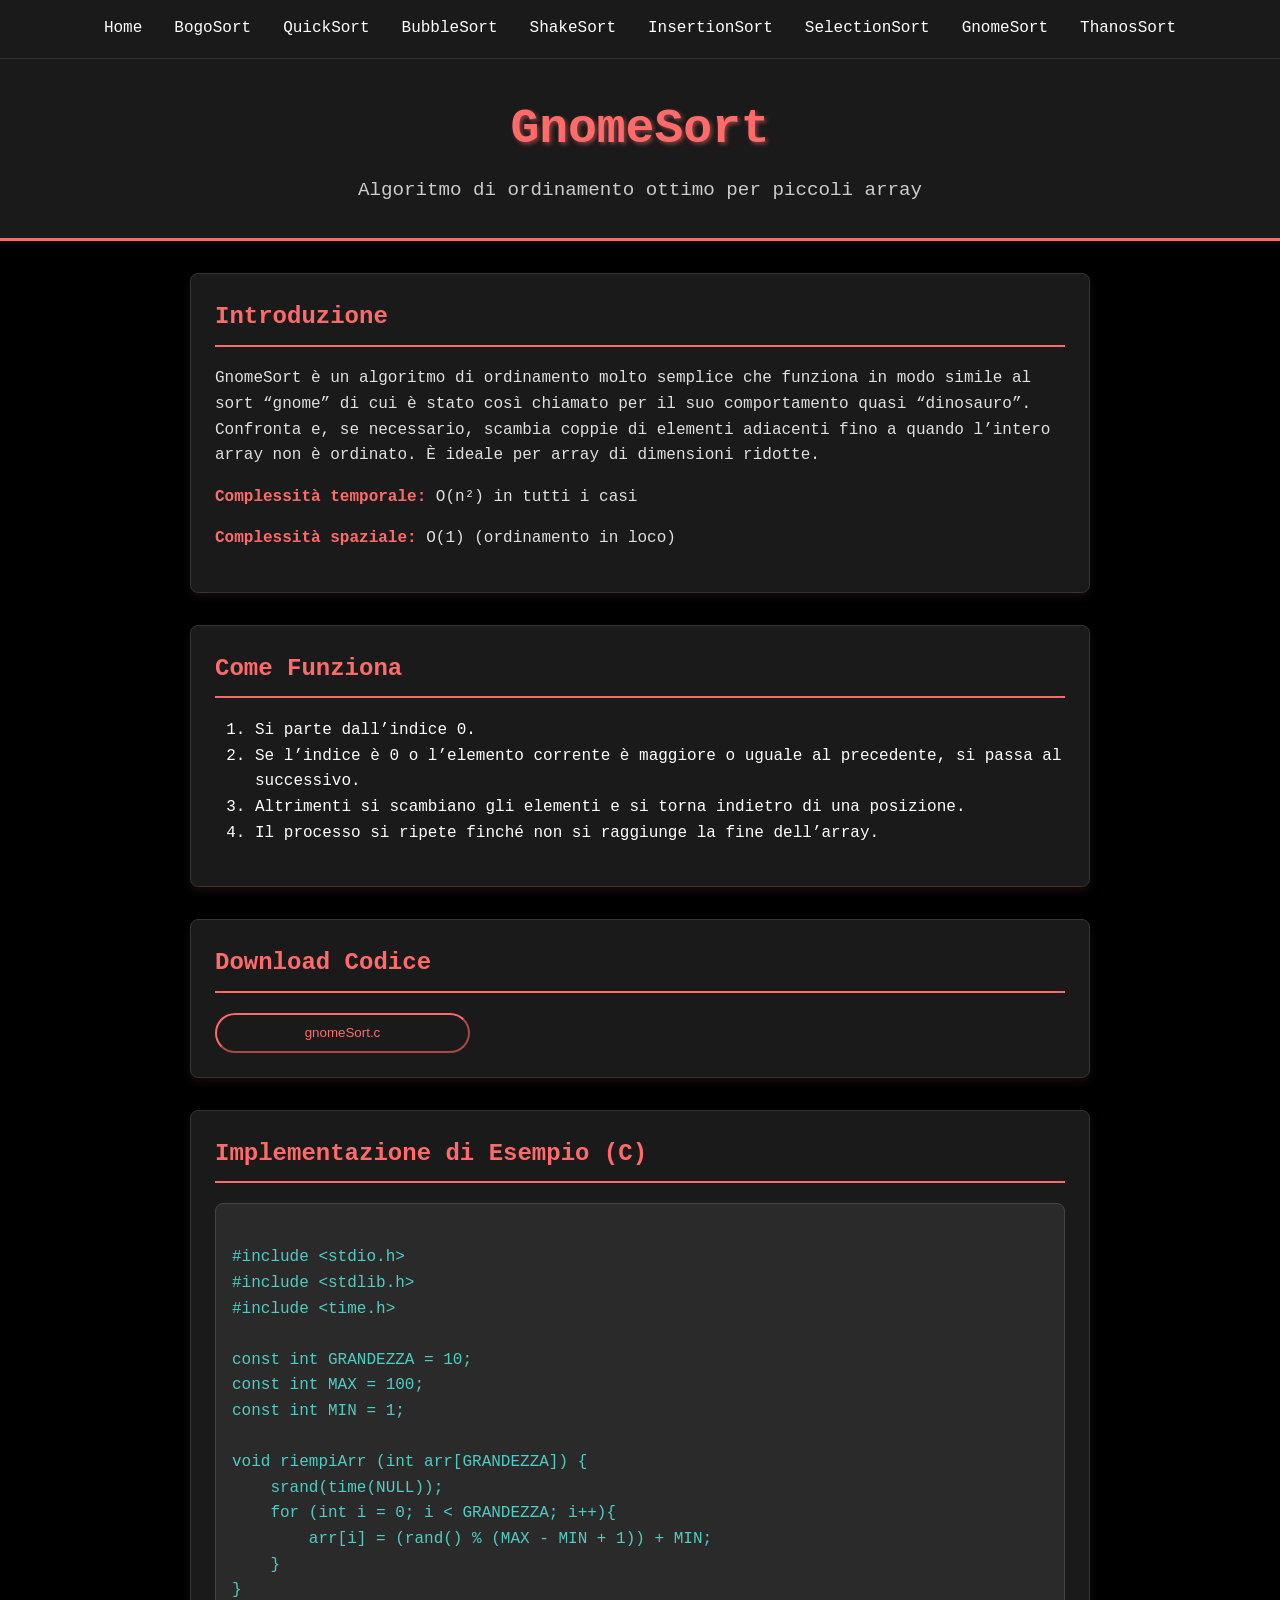
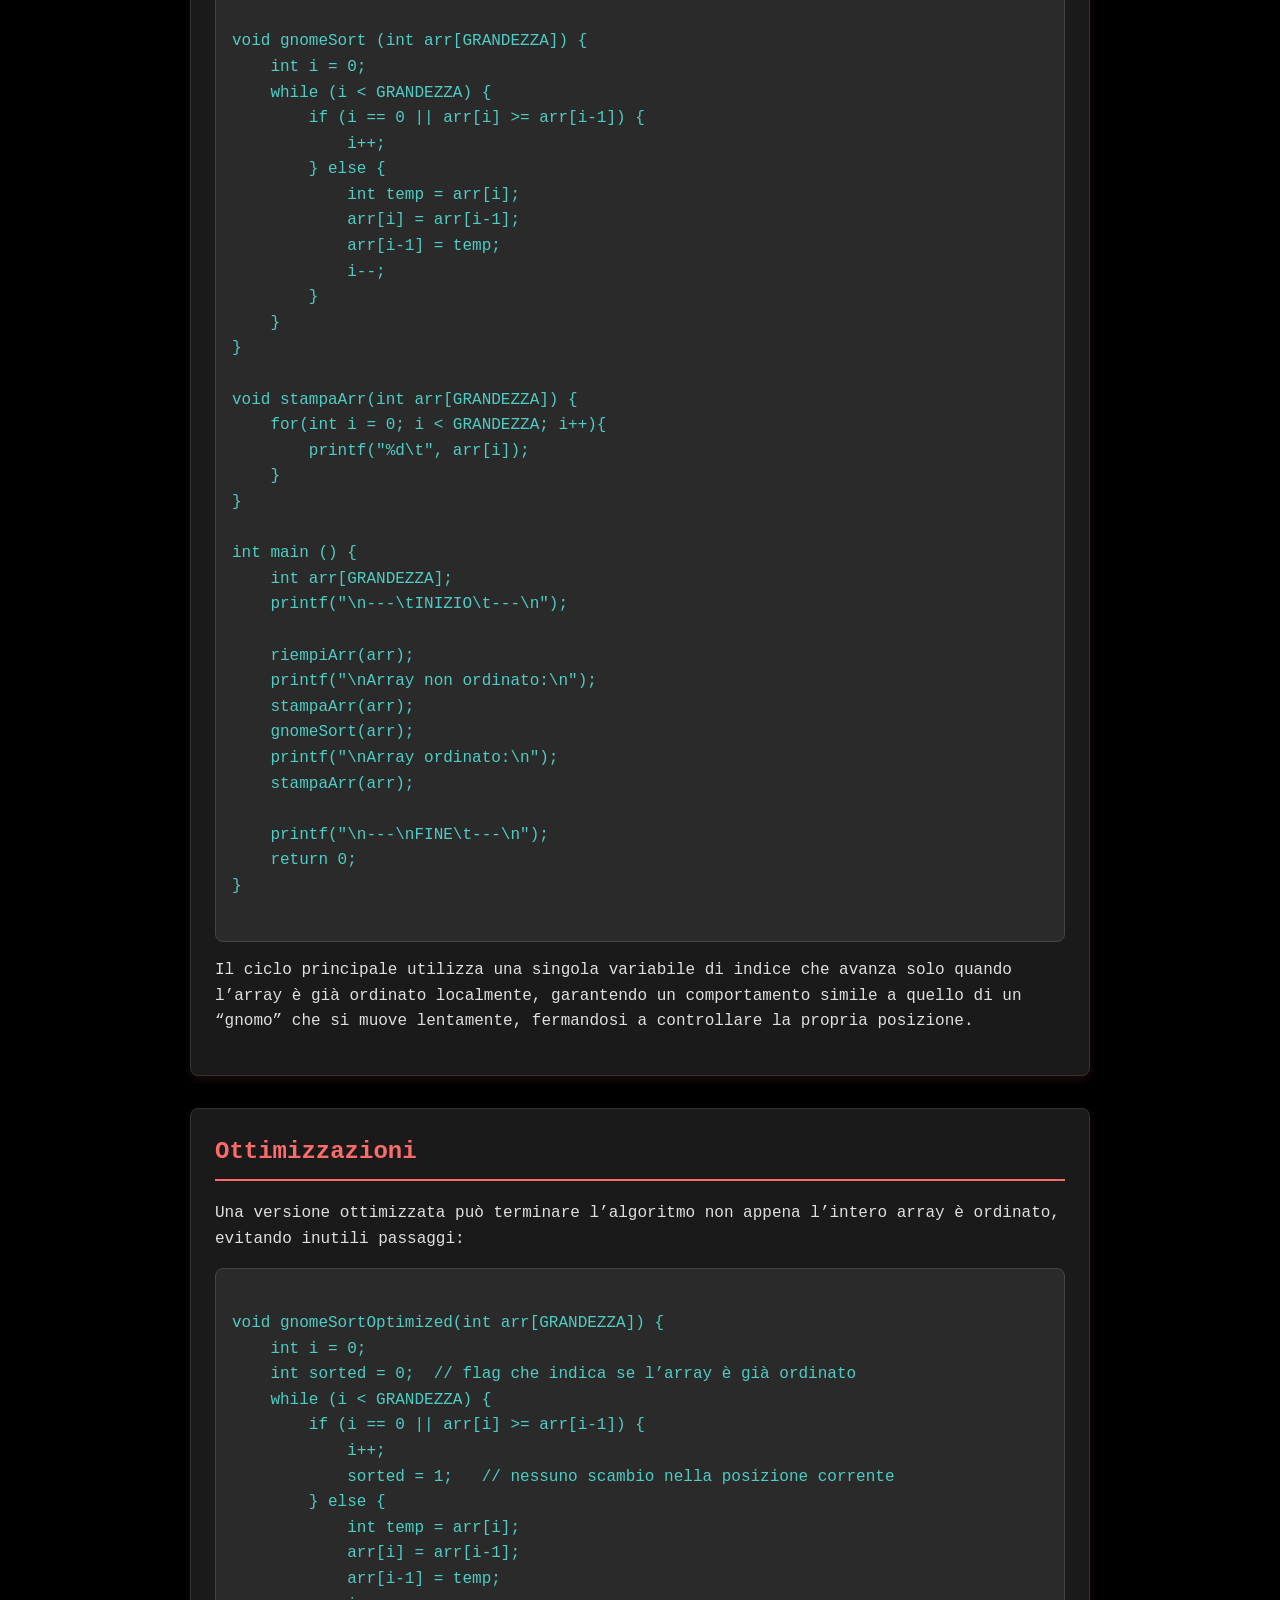
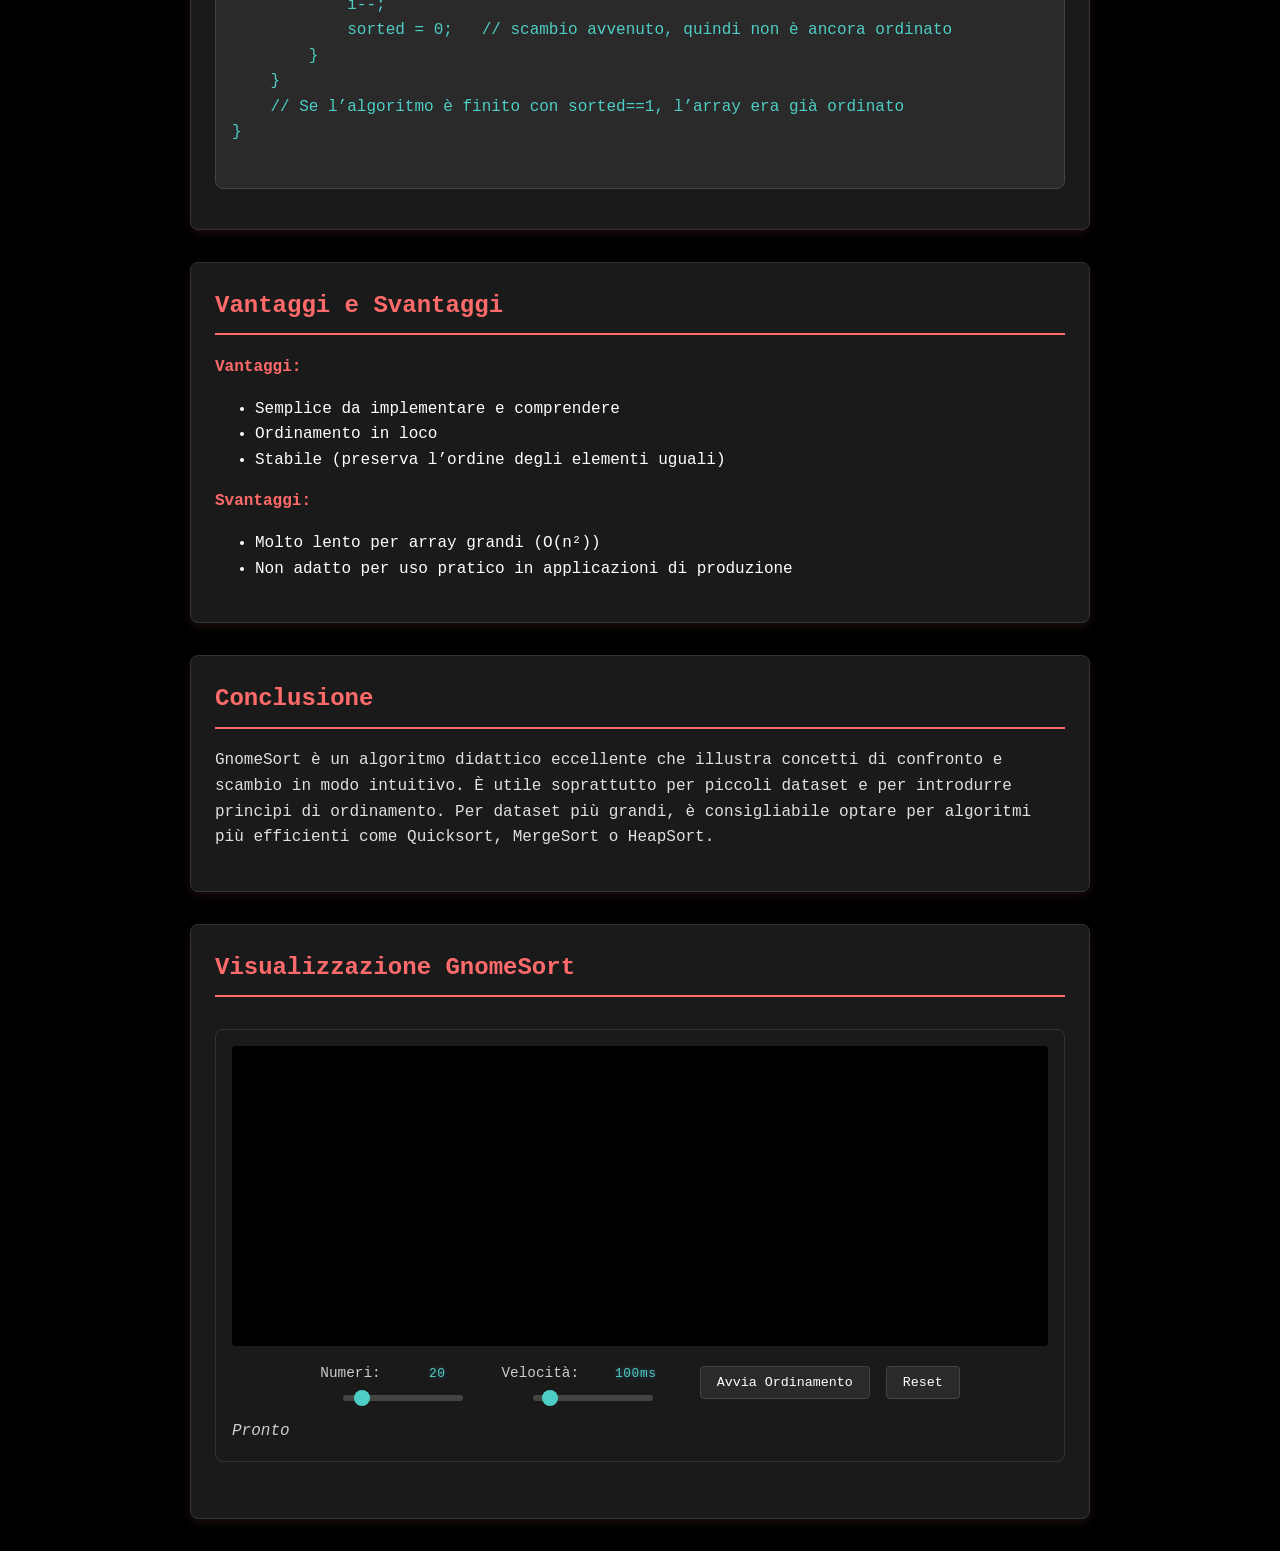
<file: gnomesort.html>
<!DOCTYPE html>
<html lang="it">
<head>
    <meta charset="UTF-8">
    <meta name="viewport" content="width=device-width, initial-scale=1.0">
    <title>GnomeSort - Algoritmo di Ordinamento</title>
    <link rel="stylesheet" href="styles.css">
</head>
<body>
   <nav>
        <ul>
            <li><a href="index.html">Home</a></li>
            <li><a href="bogosort.html">BogoSort</a></li>
            <li><a href="quicksort.html">QuickSort</a></li>
            <li><a href="bubblesort.html">BubbleSort</a></li>
            <li><a href="shakesort.html">ShakeSort</a></li>
            <li><a href="insertionsort.html">InsertionSort</a></li>
            <li><a href="selectionsort.html">SelectionSort</a></li>
            <li><a href="gnomesort.html">GnomeSort</a></li>
            <li><a href="thanossort.html">ThanosSort</a></li>
        </ul>
    </nav>

    <header>
        <h1>GnomeSort</h1>
        <p>Algoritmo di ordinamento ottimo per piccoli array</p>
    </header>

    <main>
        <section id="introduzione">
            <h2>Introduzione</h2>
            <p>GnomeSort è un algoritmo di ordinamento molto semplice che funziona in modo simile al sort “gnome” di cui è stato così chiamato per il suo comportamento quasi “dinosauro”. Confronta e, se necessario, scambia coppie di elementi adiacenti fino a quando l’intero array non è ordinato. È ideale per array di dimensioni ridotte.</p>
            <p><strong>Complessità temporale:</strong> O(n²) in tutti i casi</p>
            <p><strong>Complessità spaziale:</strong> O(1) (ordinamento in loco)</p>
        </section>

        <section id="funzionamento">
            <h2>Come Funziona</h2>
            <ol>
                <li>Si parte dall’indice 0.</li>
                <li>Se l’indice è 0 o l’elemento corrente è maggiore o uguale al precedente, si passa al successivo.</li>
                <li>Altrimenti si scambiano gli elementi e si torna indietro di una posizione.</li>
                <li>Il processo si ripete finché non si raggiunge la fine dell’array.</li>
            </ol>
        </section>
        <section id="download">
            <h2>Download Codice</h2>
            <a href="./codiciC/gnomeSort.c" download>
            <button type="button">gnomeSort.c</button>
            </a>
        </section>
        <section id="implementazione">
            <h2>Implementazione di Esempio (C)</h2>
            <pre><code>
#include &lt;stdio.h&gt;
#include &lt;stdlib.h&gt;
#include &lt;time.h&gt;

const int GRANDEZZA = 10;
const int MAX = 100;
const int MIN = 1;

void riempiArr (int arr[GRANDEZZA]) {
    srand(time(NULL));
    for (int i = 0; i &lt; GRANDEZZA; i++){
        arr[i] = (rand() % (MAX - MIN + 1)) + MIN;
    }
}

void gnomeSort (int arr[GRANDEZZA]) {
    int i = 0;
    while (i &lt; GRANDEZZA) {
        if (i == 0 || arr[i] >= arr[i-1]) {
            i++;
        } else {
            int temp = arr[i];
            arr[i] = arr[i-1];
            arr[i-1] = temp;
            i--;
        }
    }
}

void stampaArr(int arr[GRANDEZZA]) {
    for(int i = 0; i &lt; GRANDEZZA; i++){
        printf("%d\t", arr[i]);
    }
}

int main () {
    int arr[GRANDEZZA];
    printf("\n---\tINIZIO\t---\n");

    riempiArr(arr);
    printf("\nArray non ordinato:\n");
    stampaArr(arr);
    gnomeSort(arr);
    printf("\nArray ordinato:\n");
    stampaArr(arr);

    printf("\n---\nFINE\t---\n");
    return 0;
}
            </code></pre>
            <p>Il ciclo principale utilizza una singola variabile di indice che avanza solo quando l’array è già ordinato localmente, garantendo un comportamento simile a quello di un “gnomo” che si muove lentamente, fermandosi a controllare la propria posizione.</p>
        </section>

        <section id="ottimizzazioni">
            <h2>Ottimizzazioni</h2>
            <p>Una versione ottimizzata può terminare l’algoritmo non appena l’intero array è ordinato, evitando inutili passaggi:</p>
            <pre><code>
void gnomeSortOptimized(int arr[GRANDEZZA]) {
    int i = 0;
    int sorted = 0;  // flag che indica se l’array è già ordinato
    while (i &lt; GRANDEZZA) {
        if (i == 0 || arr[i] >= arr[i-1]) {
            i++;
            sorted = 1;   // nessuno scambio nella posizione corrente
        } else {
            int temp = arr[i];
            arr[i] = arr[i-1];
            arr[i-1] = temp;
            i--;
            sorted = 0;   // scambio avvenuto, quindi non è ancora ordinato
        }
    }
    // Se l’algoritmo è finito con sorted==1, l’array era già ordinato
}
            </code></pre>
        </section>

        <section id="vantaggi">
            <h2>Vantaggi e Svantaggi</h2>
            <p><strong>Vantaggi:</strong></p>
            <ul>
                <li>Semplice da implementare e comprendere</li>
                <li>Ordinamento in loco</li>
                <li>Stabile (preserva l’ordine degli elementi uguali)</li>
            </ul>
            <p><strong>Svantaggi:</strong></p>
            <ul>
                <li>Molto lento per array grandi (O(n²))</li>
                <li>Non adatto per uso pratico in applicazioni di produzione</li>
            </ul>
        </section>

        <section id="conclusione">
            <h2>Conclusione</h2>
            <p>GnomeSort è un algoritmo didattico eccellente che illustra concetti di confronto e scambio in modo intuitivo. È utile soprattutto per piccoli dataset e per introdurre principi di ordinamento. Per dataset più grandi, è consigliabile optare per algoritmi più efficienti come Quicksort, MergeSort o HeapSort.</p>
        </section>

        <section id="visualizzazione">
            <h2>Visualizzazione GnomeSort</h2>
            <div id="visualization-container">
                <div id="bars-container"></div>
                <div id="controls">
                    <div class="control-group">
                        <label for="array-size">Numeri: <span class="value-display" id="size-display">20</span></label>
                        <input type="range" id="array-size" min="10" max="100" value="20">
                    </div>
                    <div class="control-group">
                        <label for="speed">Velocità: <span class="value-display" id="speed-display">100ms</span></label>
                        <input type="range" id="speed" min="10" max="1000" value="100" step="10">
                    </div>
                    <button id="start-btn">Avvia Ordinamento</button>
                    <button id="reset-btn">Reset</button>
                </div>
                <div id="status">Pronto</div>
            </div>
        </section>

        <script src="sorting-visualization.js"></script>
        <script>
            
        </script>
    </main>
</body>
</html>
</file>
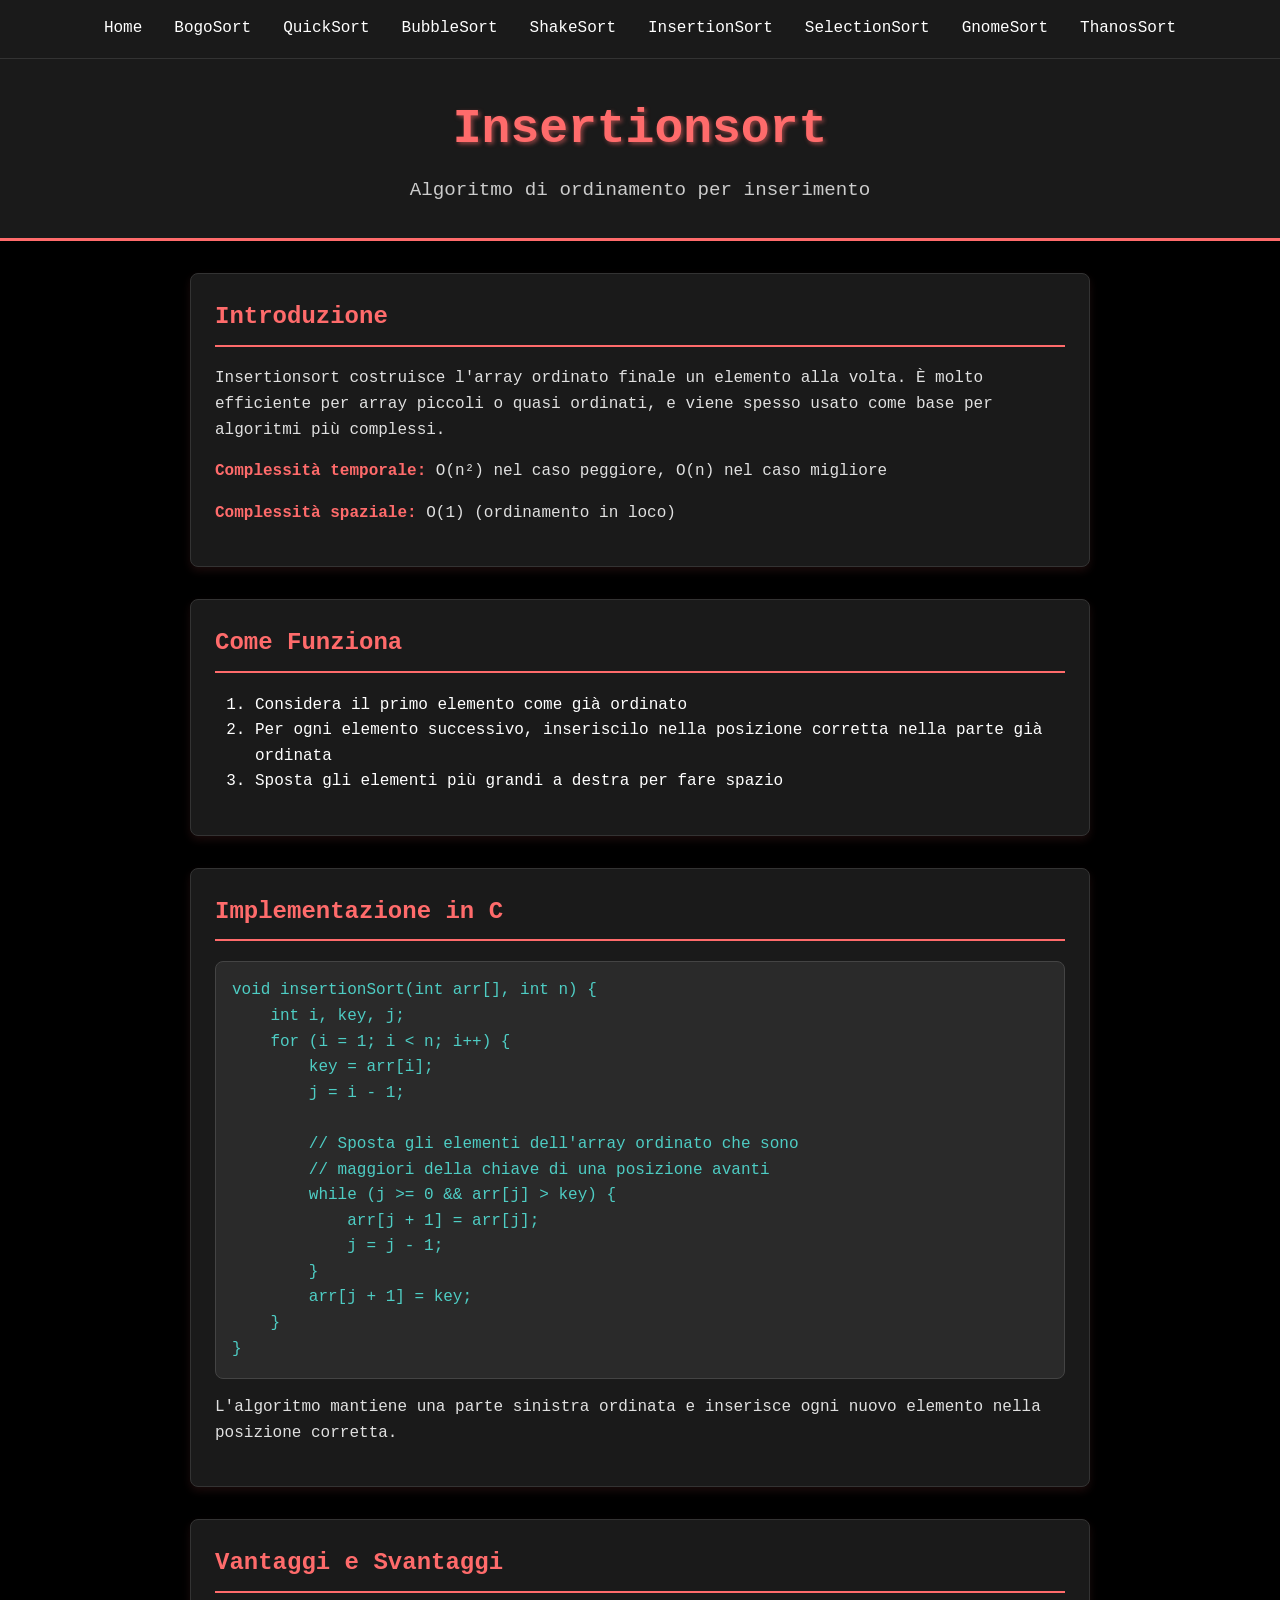
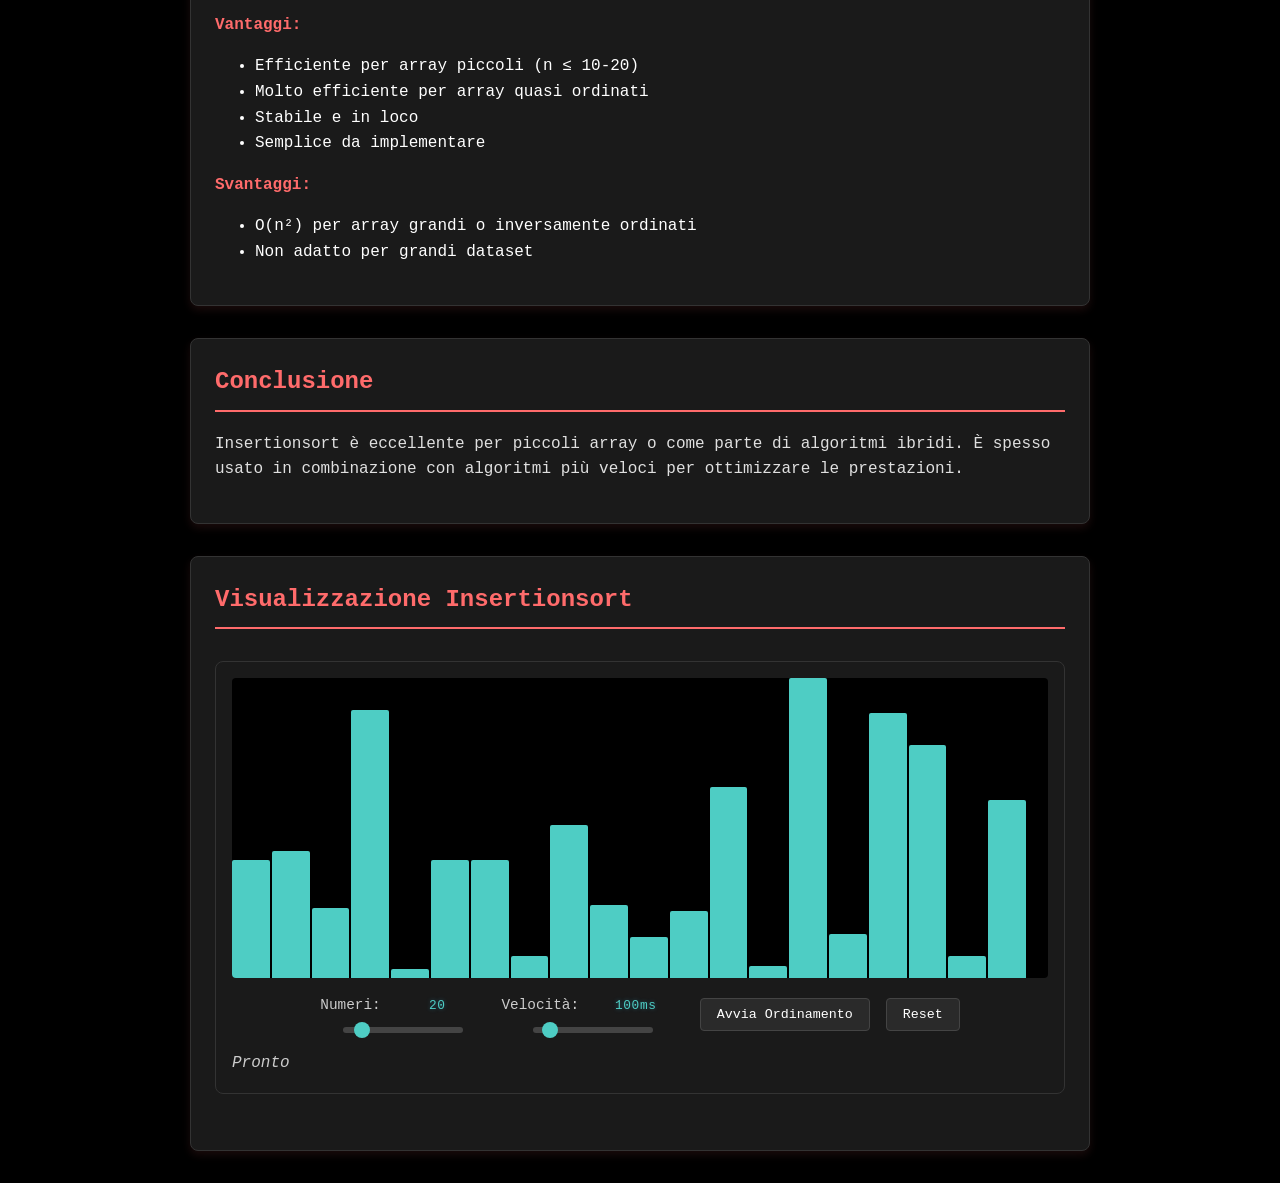
<file: insertionsort.html>
<!DOCTYPE html>
<html lang="it">
<head>
    <meta charset="UTF-8">
    <meta name="viewport" content="width=device-width, initial-scale=1.0">
    <title>Insertionsort - Algoritmo di Ordinamento</title>
    <link rel="stylesheet" href="styles.css">
</head>
<body>
    <nav>
        <ul>
            <li><a href="index.html">Home</a></li>
            <li><a href="bogosort.html">BogoSort</a></li>
            <li><a href="quicksort.html">QuickSort</a></li>
            <li><a href="bubblesort.html">BubbleSort</a></li>
            <li><a href="shakesort.html">ShakeSort</a></li>
            <li><a href="insertionsort.html">InsertionSort</a></li>
            <li><a href="selectionsort.html">SelectionSort</a></li>
            <li><a href="gnomesort.html">GnomeSort</a></li>
            <li><a href="thanossort.html">ThanosSort</a></li>
        </ul>
    </nav>

    <header>
        <h1>Insertionsort</h1>
        <p>Algoritmo di ordinamento per inserimento</p>
    </header>

    <main>
        <section id="introduzione">
            <h2>Introduzione</h2>
            <p>Insertionsort costruisce l'array ordinato finale un elemento alla volta. È molto efficiente per array piccoli o quasi ordinati, e viene spesso usato come base per algoritmi più complessi.</p>
            <p><strong>Complessità temporale:</strong> O(n²) nel caso peggiore, O(n) nel caso migliore</p>
            <p><strong>Complessità spaziale:</strong> O(1) (ordinamento in loco)</p>
        </section>

        <section id="funzionamento">
            <h2>Come Funziona</h2>
            <ol>
                <li>Considera il primo elemento come già ordinato</li>
                <li>Per ogni elemento successivo, inseriscilo nella posizione corretta nella parte già ordinata</li>
                <li>Sposta gli elementi più grandi a destra per fare spazio</li>
            </ol>
        </section>
        
        <section id="implementazione">
            <h2>Implementazione in C</h2>
            <pre><code>void insertionSort(int arr[], int n) {
    int i, key, j;
    for (i = 1; i &lt; n; i++) {
        key = arr[i];
        j = i - 1;

        // Sposta gli elementi dell'array ordinato che sono
        // maggiori della chiave di una posizione avanti
        while (j &gt;= 0 && arr[j] &gt; key) {
            arr[j + 1] = arr[j];
            j = j - 1;
        }
        arr[j + 1] = key;
    }
}</code></pre>
            <p>L'algoritmo mantiene una parte sinistra ordinata e inserisce ogni nuovo elemento nella posizione corretta.</p>
        </section>

        <section id="vantaggi">
            <h2>Vantaggi e Svantaggi</h2>
            <p><strong>Vantaggi:</strong></p>
            <ul>
                <li>Efficiente per array piccoli (n ≤ 10-20)</li>
                <li>Molto efficiente per array quasi ordinati</li>
                <li>Stabile e in loco</li>
                <li>Semplice da implementare</li>
            </ul>
            <p><strong>Svantaggi:</strong></p>
            <ul>
                <li>O(n²) per array grandi o inversamente ordinati</li>
                <li>Non adatto per grandi dataset</li>
            </ul>
        </section>

        <section id="conclusione">
            <h2>Conclusione</h2>
            <p>Insertionsort è eccellente per piccoli array o come parte di algoritmi ibridi. È spesso usato in combinazione con algoritmi più veloci per ottimizzare le prestazioni.</p>
        </section>

        <section id="visualizzazione">
            <h2>Visualizzazione Insertionsort</h2>
            <div id="visualization-container">
                <div id="bars-container"></div>
                <div id="controls">
                    <div class="control-group">
                        <label for="array-size">Numeri: <span class="value-display" id="size-display">20</span></label>
                        <input type="range" id="array-size" min="10" max="100" value="20">
                    </div>
                    <div class="control-group">
                        <label for="speed">Velocità: <span class="value-display" id="speed-display">100ms</span></label>
                        <input type="range" id="speed" min="10" max="1000" value="100" step="10">
                    </div>
                    <button id="start-btn">Avvia Ordinamento</button>
                    <button id="reset-btn">Reset</button>
                </div>
                <div id="status">Pronto</div>
            </div>
        </section>

        <script src="sorting-visualization.js"></script>
        <script>
            document.addEventListener('DOMContentLoaded', function() {
                const visualizer = new SortingVisualizer('bars-container', 'insertionsort');

                // Controlli dimensione array
                const sizeSlider = document.getElementById('array-size');
                const sizeDisplay = document.getElementById('size-display');
                sizeSlider.addEventListener('input', function() {
                    const value = parseInt(this.value);
                    sizeDisplay.textContent = value;
                    visualizer.setArraySize(value);
                });

                // Controlli velocità
                const speedSlider = document.getElementById('speed');
                const speedDisplay = document.getElementById('speed-display');
                speedSlider.addEventListener('input', function() {
                    const value = parseInt(this.value);
                    speedDisplay.textContent = value + 'ms';
                    visualizer.setSpeed(value);
                });

                // Pulsanti
                document.getElementById('start-btn').addEventListener('click', () => visualizer.start());
                document.getElementById('reset-btn').addEventListener('click', () => visualizer.reset());
            });
        </script>
</file>
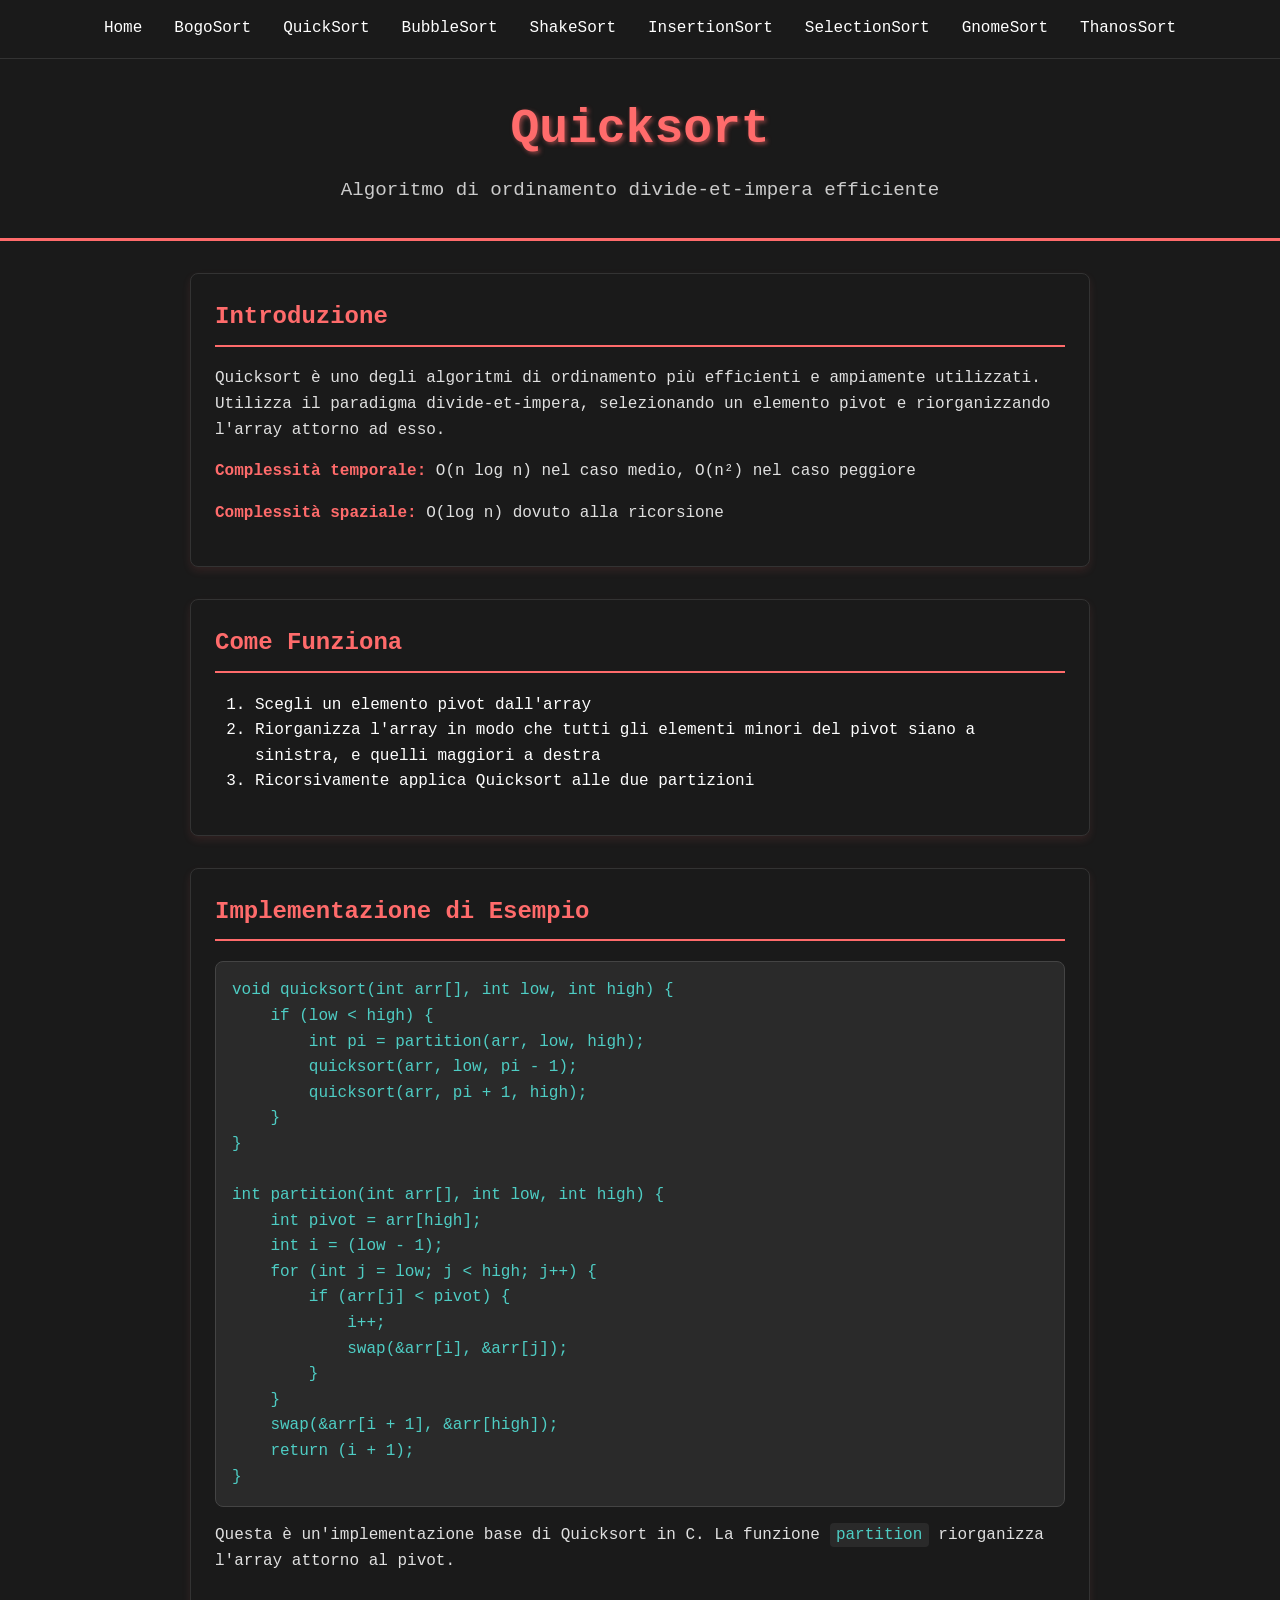
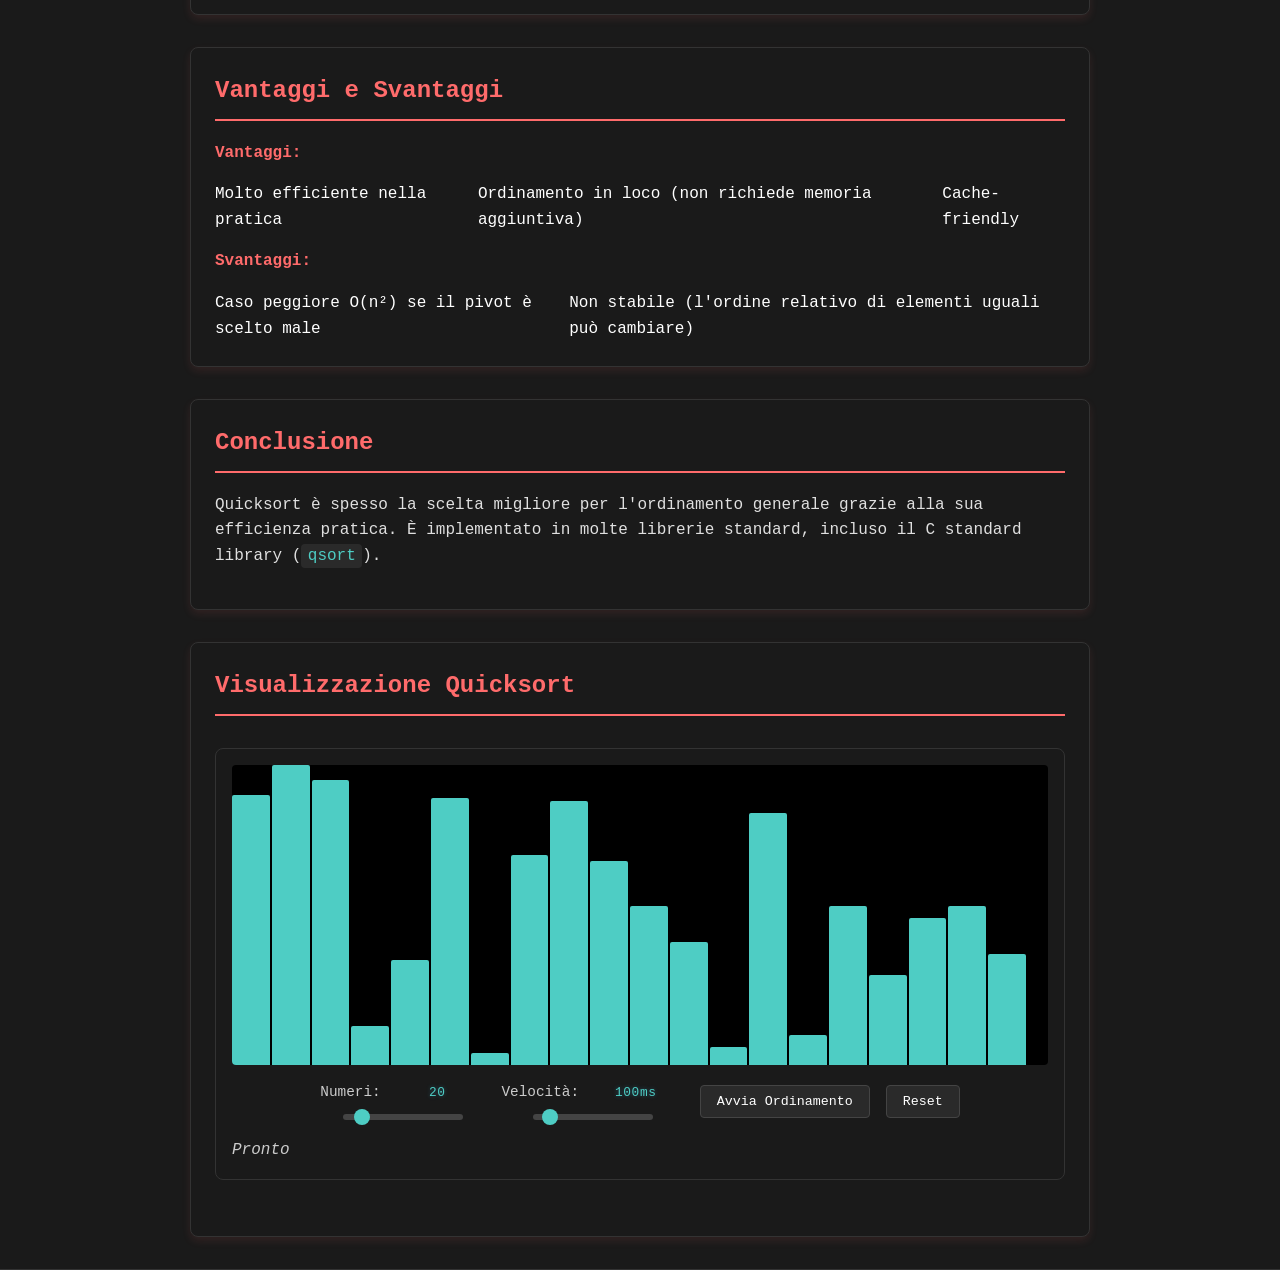
<file: quicksort.html>
<!DOCTYPE html>
<html lang="it">
<head>
    <meta charset="UTF-8">
    <meta name="viewport" content="width=device-width, initial-scale=1.0">
    <title>Quicksort - Algoritmo di Ordinamento</title>
    <link rel="stylesheet" href="styles.css">
</head>
<body>
    <nav>
        <nav>
        <ul>
            <li><a href="index.html">Home</a></li>
            <li><a href="bogosort.html">BogoSort</a></li>
            <li><a href="quicksort.html">QuickSort</a></li>
            <li><a href="bubblesort.html">BubbleSort</a></li>
            <li><a href="shakesort.html">ShakeSort</a></li>
            <li><a href="insertionsort.html">InsertionSort</a></li>
            <li><a href="selectionsort.html">SelectionSort</a></li>
            <li><a href="gnomesort.html">GnomeSort</a></li>
            <li><a href="thanossort.html">ThanosSort</a></li>
        </ul>
    </nav>

    <header>
        <h1>Quicksort</h1>
        <p>Algoritmo di ordinamento divide-et-impera efficiente</p>
    </header>

    <main>
        <section id="introduzione">
            <h2>Introduzione</h2>
            <p>Quicksort è uno degli algoritmi di ordinamento più efficienti e ampiamente utilizzati. Utilizza il paradigma divide-et-impera, selezionando un elemento pivot e riorganizzando l'array attorno ad esso.</p>
            <p><strong>Complessità temporale:</strong> O(n log n) nel caso medio, O(n²) nel caso peggiore</p>
            <p><strong>Complessità spaziale:</strong> O(log n) dovuto alla ricorsione</p>
        </section>

        <section id="funzionamento">
            <h2>Come Funziona</h2>
            <ol>
                <li>Scegli un elemento pivot dall'array</li>
                <li>Riorganizza l'array in modo che tutti gli elementi minori del pivot siano a sinistra, e quelli maggiori a destra</li>
                <li>Ricorsivamente applica Quicksort alle due partizioni</li>
            </ol>
        </section>

        <section id="implementazione">
            <h2>Implementazione di Esempio</h2>
            <pre><code>void quicksort(int arr[], int low, int high) {
    if (low &lt; high) {
        int pi = partition(arr, low, high);
        quicksort(arr, low, pi - 1);
        quicksort(arr, pi + 1, high);
    }
}

int partition(int arr[], int low, int high) {
    int pivot = arr[high];
    int i = (low - 1);
    for (int j = low; j &lt; high; j++) {
        if (arr[j] &lt; pivot) {
            i++;
            swap(&arr[i], &arr[j]);
        }
    }
    swap(&arr[i + 1], &arr[high]);
    return (i + 1);
}</code></pre>
            <p>Questa è un'implementazione base di Quicksort in C. La funzione <code>partition</code> riorganizza l'array attorno al pivot.</p>
        </section>

        <section id="vantaggi">
            <h2>Vantaggi e Svantaggi</h2>
            <p><strong>Vantaggi:</strong></p>
            <ul>
                <li>Molto efficiente nella pratica</li>
                <li>Ordinamento in loco (non richiede memoria aggiuntiva)</li>
                <li>Cache-friendly</li>
            </ul>
            <p><strong>Svantaggi:</strong></p>
            <ul>
                <li>Caso peggiore O(n²) se il pivot è scelto male</li>
                <li>Non stabile (l'ordine relativo di elementi uguali può cambiare)</li>
            </ul>
        </section>

        <section id="conclusione">
            <h2>Conclusione</h2>
            <p>Quicksort è spesso la scelta migliore per l'ordinamento generale grazie alla sua efficienza pratica. È implementato in molte librerie standard, incluso il C standard library (<code>qsort</code>).</p>
        </section>

        <section id="visualizzazione">
            <h2>Visualizzazione Quicksort</h2>
            <div id="visualization-container">
                <div id="bars-container"></div>
                <div id="controls">
                    <div class="control-group">
                        <label for="array-size">Numeri: <span class="value-display" id="size-display">20</span></label>
                        <input type="range" id="array-size" min="10" max="100" value="20">
                    </div>
                    <div class="control-group">
                        <label for="speed">Velocità: <span class="value-display" id="speed-display">100ms</span></label>
                        <input type="range" id="speed" min="10" max="1000" value="100" step="10">
                    </div>
                    <button id="start-btn">Avvia Ordinamento</button>
                    <button id="reset-btn">Reset</button>
                </div>
                <div id="status">Pronto</div>
            </div>
        </section>

        <script src="sorting-visualization.js"></script>
        <script>
            document.addEventListener('DOMContentLoaded', function() {
                const visualizer = new SortingVisualizer('bars-container', 'quicksort');

                // Controlli dimensione array
                const sizeSlider = document.getElementById('array-size');
                const sizeDisplay = document.getElementById('size-display');
                sizeSlider.addEventListener('input', function() {
                    const value = parseInt(this.value);
                    sizeDisplay.textContent = value;
                    visualizer.setArraySize(value);
                });

                // Controlli velocità
                const speedSlider = document.getElementById('speed');
                const speedDisplay = document.getElementById('speed-display');
                speedSlider.addEventListener('input', function() {
                    const value = parseInt(this.value);
                    speedDisplay.textContent = value + 'ms';
                    visualizer.setSpeed(value);
                });

                // Pulsanti
                document.getElementById('start-btn').addEventListener('click', () => visualizer.start());
                document.getElementById('reset-btn').addEventListener('click', () => visualizer.reset());
            });
        </script>
</file>
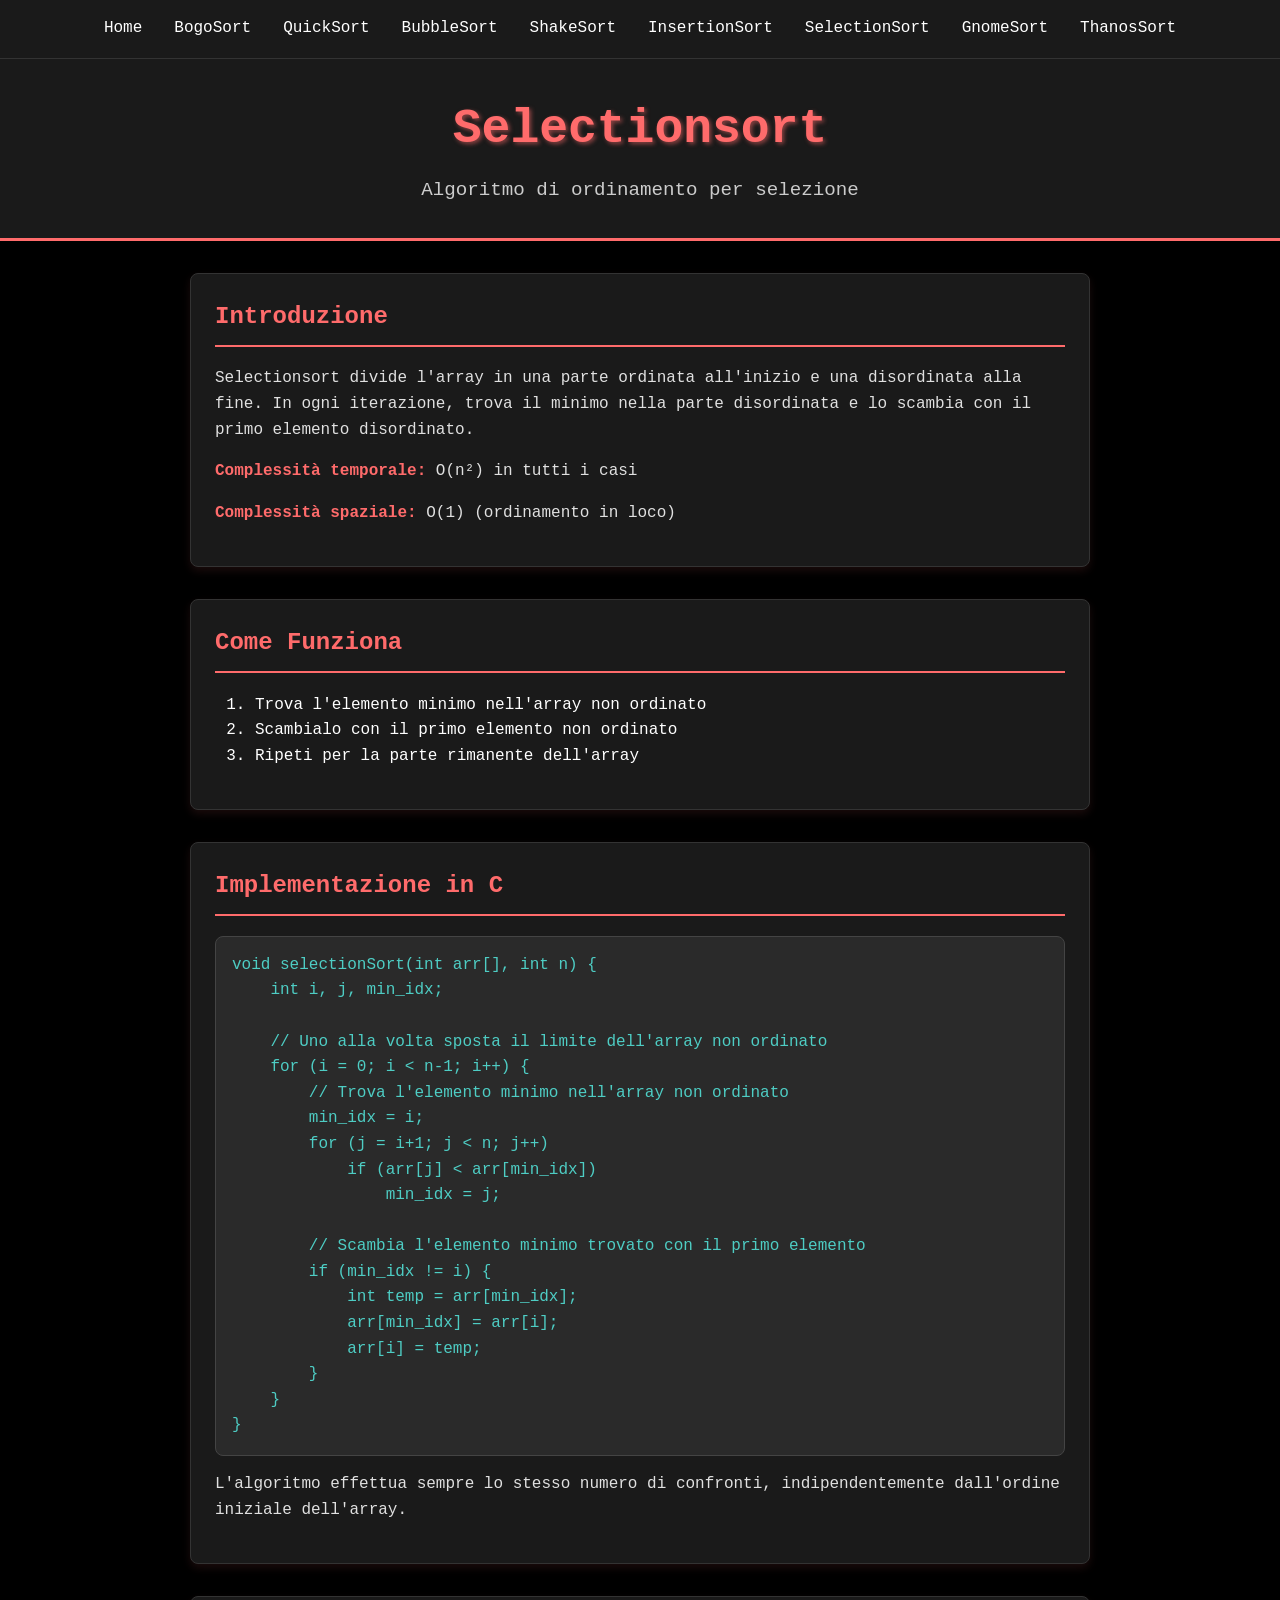
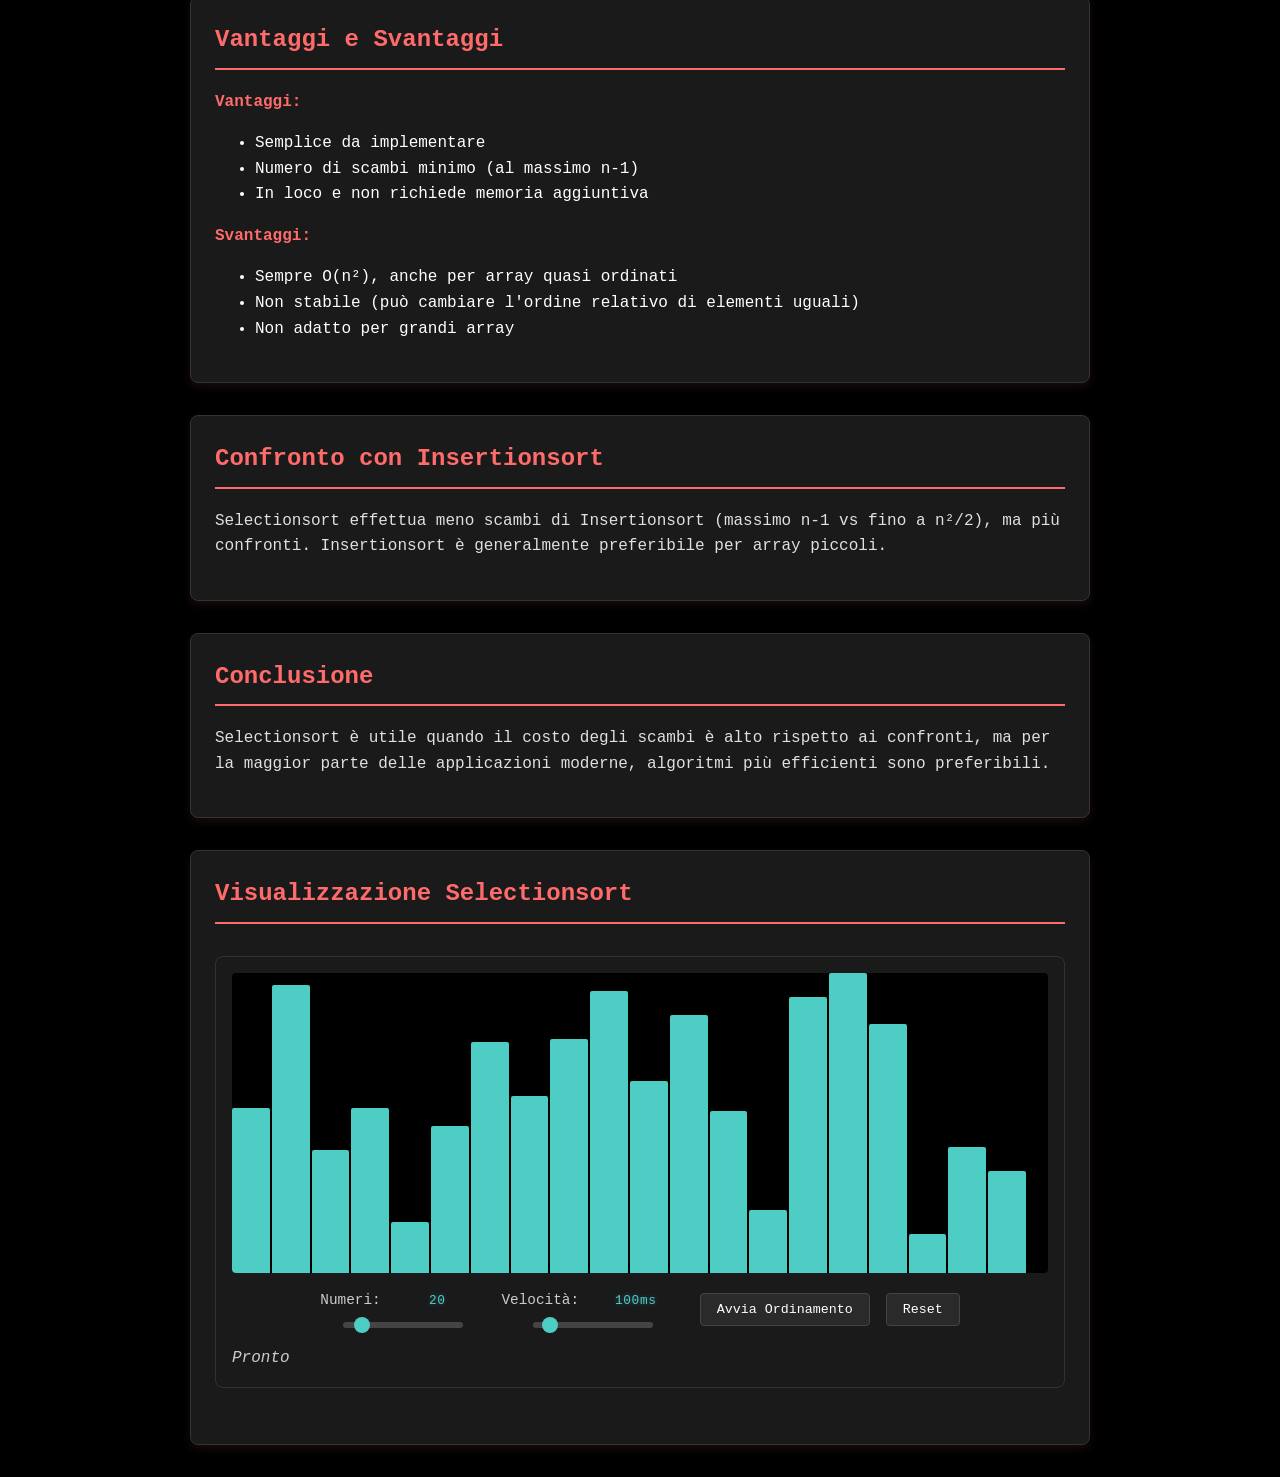
<file: selectionsort.html>
<!DOCTYPE html>
<html lang="it">
<head>
    <meta charset="UTF-8">
    <meta name="viewport" content="width=device-width, initial-scale=1.0">
    <title>Selectionsort - Algoritmo di Ordinamento</title>
    <link rel="stylesheet" href="styles.css">
</head>
<body>
    <nav>
        <ul>
            <li><a href="index.html">Home</a></li>
            <li><a href="bogosort.html">BogoSort</a></li>
            <li><a href="quicksort.html">QuickSort</a></li>
            <li><a href="bubblesort.html">BubbleSort</a></li>
            <li><a href="shakesort.html">ShakeSort</a></li>
            <li><a href="insertionsort.html">InsertionSort</a></li>
            <li><a href="selectionsort.html">SelectionSort</a></li>
            <li><a href="gnomesort.html">GnomeSort</a></li>
            <li><a href="thanossort.html">ThanosSort</a></li>
        </ul>
    </nav>

    <header>
        <h1>Selectionsort</h1>
        <p>Algoritmo di ordinamento per selezione</p>
    </header>

    <main>
        <section id="introduzione">
            <h2>Introduzione</h2>
            <p>Selectionsort divide l'array in una parte ordinata all'inizio e una disordinata alla fine. In ogni iterazione, trova il minimo nella parte disordinata e lo scambia con il primo elemento disordinato.</p>
            <p><strong>Complessità temporale:</strong> O(n²) in tutti i casi</p>
            <p><strong>Complessità spaziale:</strong> O(1) (ordinamento in loco)</p>
        </section>

        <section id="funzionamento">
            <h2>Come Funziona</h2>
            <ol>
                <li>Trova l'elemento minimo nell'array non ordinato</li>
                <li>Scambialo con il primo elemento non ordinato</li>
                <li>Ripeti per la parte rimanente dell'array</li>
            </ol>
        </section>

        <section id="implementazione">
            <h2>Implementazione in C</h2>
            <pre><code>void selectionSort(int arr[], int n) {
    int i, j, min_idx;

    // Uno alla volta sposta il limite dell'array non ordinato
    for (i = 0; i &lt; n-1; i++) {
        // Trova l'elemento minimo nell'array non ordinato
        min_idx = i;
        for (j = i+1; j &lt; n; j++)
            if (arr[j] &lt; arr[min_idx])
                min_idx = j;

        // Scambia l'elemento minimo trovato con il primo elemento
        if (min_idx != i) {
            int temp = arr[min_idx];
            arr[min_idx] = arr[i];
            arr[i] = temp;
        }
    }
}</code></pre>
            <p>L'algoritmo effettua sempre lo stesso numero di confronti, indipendentemente dall'ordine iniziale dell'array.</p>
        </section>

        <section id="vantaggi">
            <h2>Vantaggi e Svantaggi</h2>
            <p><strong>Vantaggi:</strong></p>
            <ul>
                <li>Semplice da implementare</li>
                <li>Numero di scambi minimo (al massimo n-1)</li>
                <li>In loco e non richiede memoria aggiuntiva</li>
            </ul>
            <p><strong>Svantaggi:</strong></p>
            <ul>
                <li>Sempre O(n²), anche per array quasi ordinati</li>
                <li>Non stabile (può cambiare l'ordine relativo di elementi uguali)</li>
                <li>Non adatto per grandi array</li>
            </ul>
        </section>

        <section id="confronto">
            <h2>Confronto con Insertionsort</h2>
            <p>Selectionsort effettua meno scambi di Insertionsort (massimo n-1 vs fino a n²/2), ma più confronti. Insertionsort è generalmente preferibile per array piccoli.</p>
        </section>

        <section id="conclusione">
            <h2>Conclusione</h2>
            <p>Selectionsort è utile quando il costo degli scambi è alto rispetto ai confronti, ma per la maggior parte delle applicazioni moderne, algoritmi più efficienti sono preferibili.</p>
        </section>

        <section id="visualizzazione">
            <h2>Visualizzazione Selectionsort</h2>
            <div id="visualization-container">
                <div id="bars-container"></div>
                <div id="controls">
                    <div class="control-group">
                        <label for="array-size">Numeri: <span class="value-display" id="size-display">20</span></label>
                        <input type="range" id="array-size" min="10" max="100" value="20">
                    </div>
                    <div class="control-group">
                        <label for="speed">Velocità: <span class="value-display" id="speed-display">100ms</span></label>
                        <input type="range" id="speed" min="10" max="1000" value="100" step="10">
                    </div>
                    <button id="start-btn">Avvia Ordinamento</button>
                    <button id="reset-btn">Reset</button>
                </div>
                <div id="status">Pronto</div>
            </div>
        </section>

        <script src="sorting-visualization.js"></script>
        <script>
            document.addEventListener('DOMContentLoaded', function() {
                const visualizer = new SortingVisualizer('bars-container', 'selectionsort');

                // Controlli dimensione array
                const sizeSlider = document.getElementById('array-size');
                const sizeDisplay = document.getElementById('size-display');
                sizeSlider.addEventListener('input', function() {
                    const value = parseInt(this.value);
                    sizeDisplay.textContent = value;
                    visualizer.setArraySize(value);
                });

                // Controlli velocità
                const speedSlider = document.getElementById('speed');
                const speedDisplay = document.getElementById('speed-display');
                speedSlider.addEventListener('input', function() {
                    const value = parseInt(this.value);
                    speedDisplay.textContent = value + 'ms';
                    visualizer.setSpeed(value);
                });

                // Pulsanti
                document.getElementById('start-btn').addEventListener('click', () => visualizer.start());
                document.getElementById('reset-btn').addEventListener('click', () => visualizer.reset());
            });
        </script>
</file>
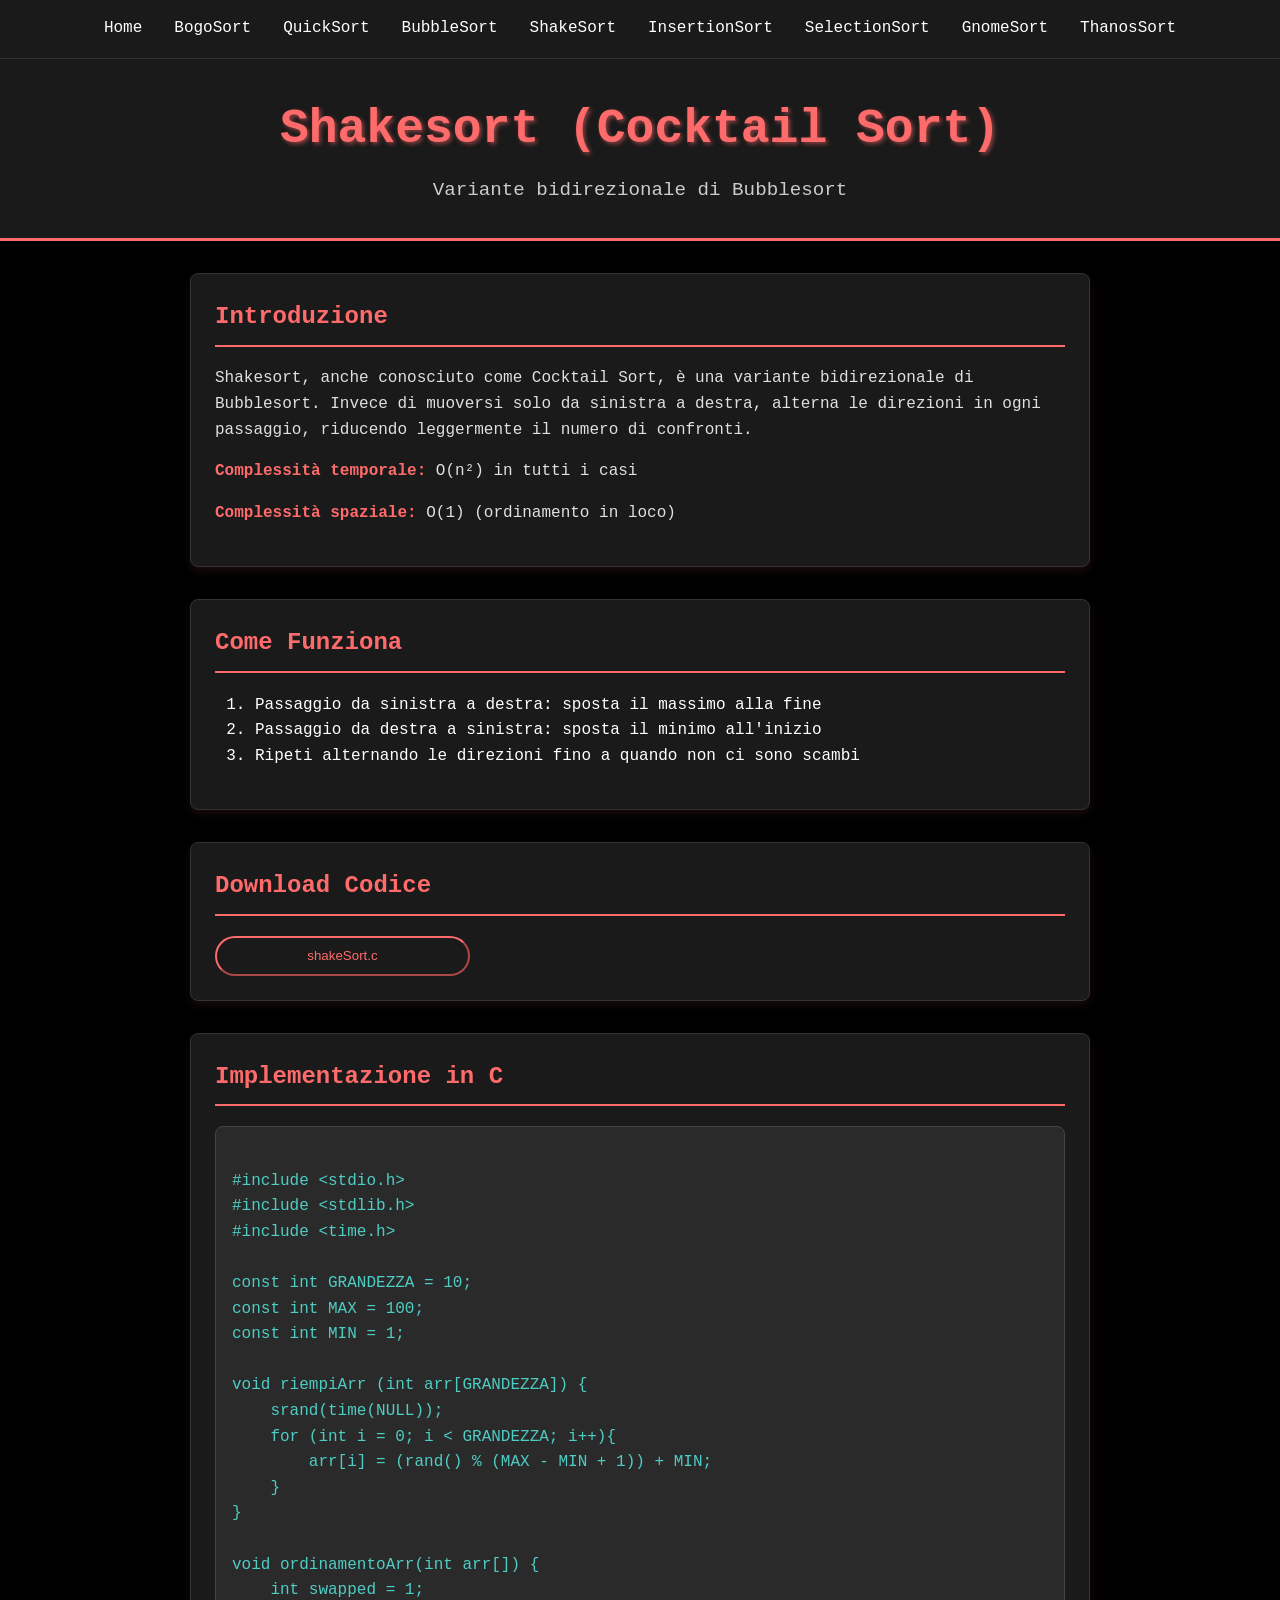
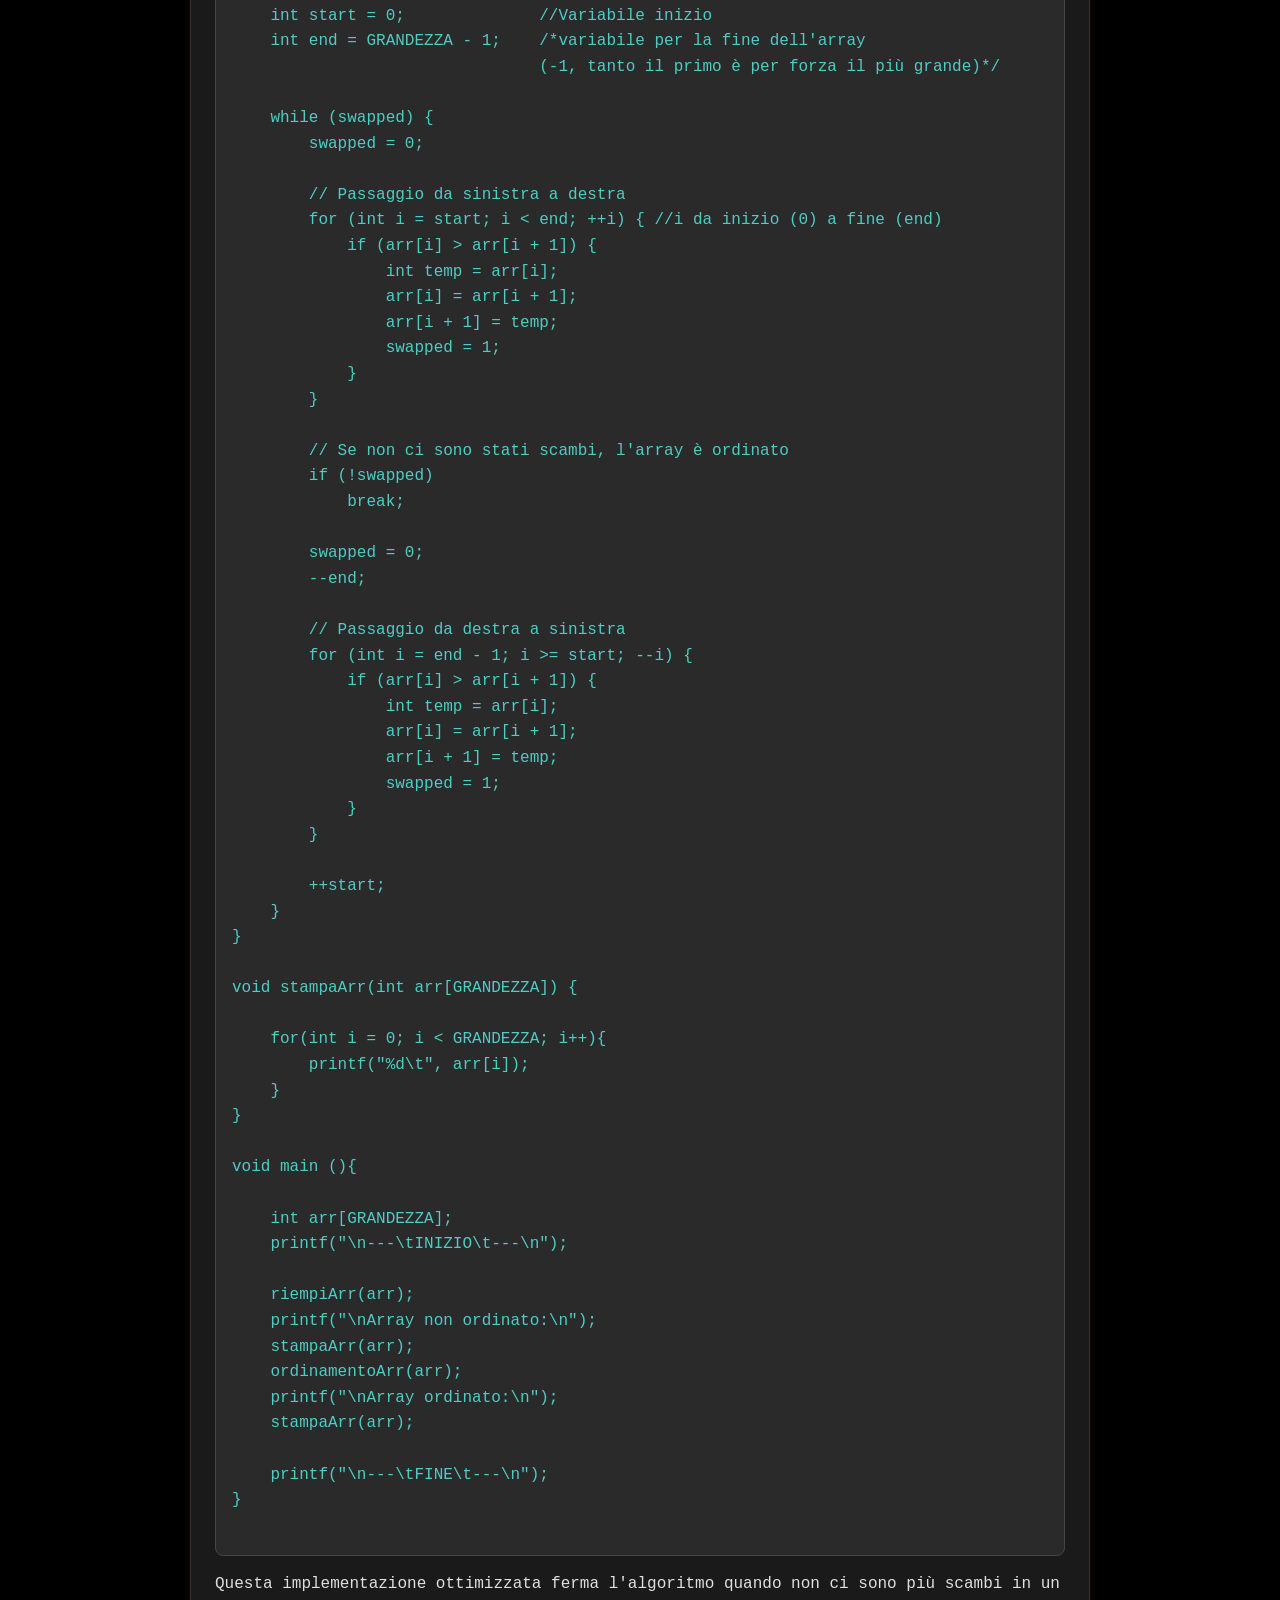
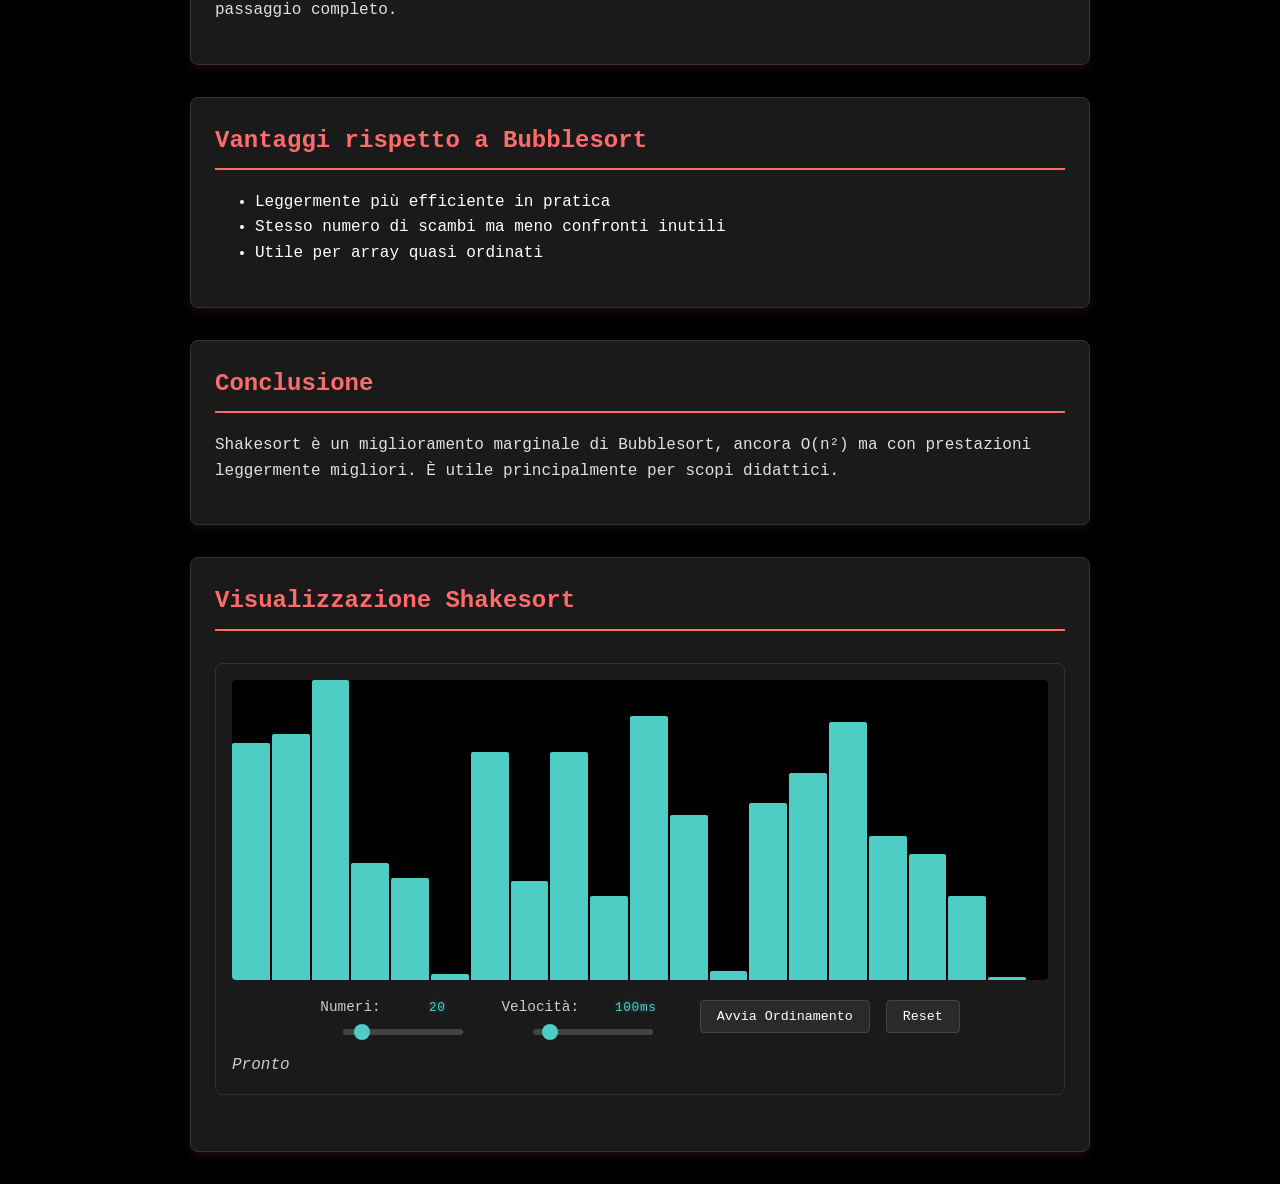
<file: shakesort.html>
<!DOCTYPE html>
<html lang="it">
<head>
    <meta charset="UTF-8">
    <meta name="viewport" content="width=device-width, initial-scale=1.0">
    <title>Shakesort - Algoritmo di Ordinamento</title>
    <link rel="stylesheet" href="styles.css">
</head>
<body>
    <nav>
        <ul>
            <li><a href="index.html">Home</a></li>
            <li><a href="bogosort.html">BogoSort</a></li>
            <li><a href="quicksort.html">QuickSort</a></li>
            <li><a href="bubblesort.html">BubbleSort</a></li>
            <li><a href="shakesort.html">ShakeSort</a></li>
            <li><a href="insertionsort.html">InsertionSort</a></li>
            <li><a href="selectionsort.html">SelectionSort</a></li>
            <li><a href="gnomesort.html">GnomeSort</a></li>
            <li><a href="thanossort.html">ThanosSort</a></li>
        </ul>
    </nav>

    <header>
        <h1>Shakesort (Cocktail Sort)</h1>
        <p>Variante bidirezionale di Bubblesort</p>
    </header>

    <main>
        <section id="introduzione">
            <h2>Introduzione</h2>
            <p>Shakesort, anche conosciuto come Cocktail Sort, è una variante bidirezionale di Bubblesort. Invece di muoversi solo da sinistra a destra, alterna le direzioni in ogni passaggio, riducendo leggermente il numero di confronti.</p>
            <p><strong>Complessità temporale:</strong> O(n²) in tutti i casi</p>
            <p><strong>Complessità spaziale:</strong> O(1) (ordinamento in loco)</p>
        </section>

        <section id="funzionamento">
            <h2>Come Funziona</h2>
            <ol>
                <li>Passaggio da sinistra a destra: sposta il massimo alla fine</li>
                <li>Passaggio da destra a sinistra: sposta il minimo all'inizio</li>
                <li>Ripeti alternando le direzioni fino a quando non ci sono scambi</li>
            </ol>
        </section>
        <section id="download">
            <h2>Download Codice</h2>
            <a href="./codiciC/shakeSort.c" download>
            <button type="button">shakeSort.c</button>
            </a>
        </section>
        <section id="implementazione">
            <h2>Implementazione in C</h2>
            <pre><code>
#include &lt;stdio.h&gt;
#include &lt;stdlib.h&gt;
#include &lt;time.h&gt;

const int GRANDEZZA = 10;
const int MAX = 100;
const int MIN = 1;

void riempiArr (int arr[GRANDEZZA]) {
    srand(time(NULL));
    for (int i = 0; i &lt; GRANDEZZA; i++){
        arr[i] = (rand() % (MAX - MIN + 1)) + MIN;
    }
}

void ordinamentoArr(int arr[]) {
    int swapped = 1;
    int start = 0;              //Variabile inizio
    int end = GRANDEZZA - 1;    /*variabile per la fine dell'array
                                (-1, tanto il primo è per forza il più grande)*/

    while (swapped) {
        swapped = 0;

        // Passaggio da sinistra a destra
        for (int i = start; i &lt; end; ++i) { //i da inizio (0) a fine (end)
            if (arr[i] > arr[i + 1]) {
                int temp = arr[i];
                arr[i] = arr[i + 1];
                arr[i + 1] = temp;
                swapped = 1;
            }
        }

        // Se non ci sono stati scambi, l'array è ordinato
        if (!swapped)
            break;

        swapped = 0;
        --end;

        // Passaggio da destra a sinistra
        for (int i = end - 1; i >= start; --i) {
            if (arr[i] > arr[i + 1]) {
                int temp = arr[i];
                arr[i] = arr[i + 1];
                arr[i + 1] = temp;
                swapped = 1;
            }
        }

        ++start;
    }
}

void stampaArr(int arr[GRANDEZZA]) {
    
    for(int i = 0; i &lt; GRANDEZZA; i++){
        printf("%d\t", arr[i]);
    }
}

void main (){

    int arr[GRANDEZZA];
    printf("\n---\tINIZIO\t---\n");

    riempiArr(arr);
    printf("\nArray non ordinato:\n");
    stampaArr(arr);
    ordinamentoArr(arr);
    printf("\nArray ordinato:\n");
    stampaArr(arr);

    printf("\n---\tFINE\t---\n");
}

</code></pre>
            <p>Questa implementazione ottimizzata ferma l'algoritmo quando non ci sono più scambi in un passaggio completo.</p>
        </section>

        <section id="vantaggi">
            <h2>Vantaggi rispetto a Bubblesort</h2>
            <ul>
                <li>Leggermente più efficiente in pratica</li>
                <li>Stesso numero di scambi ma meno confronti inutili</li>
                <li>Utile per array quasi ordinati</li>
            </ul>
        </section>

        <section id="conclusione">
            <h2>Conclusione</h2>
            <p>Shakesort è un miglioramento marginale di Bubblesort, ancora O(n²) ma con prestazioni leggermente migliori. È utile principalmente per scopi didattici.</p>
        </section>

        <section id="visualizzazione">
            <h2>Visualizzazione Shakesort</h2>
            <div id="visualization-container">
                <div id="bars-container"></div>
                <div id="controls">
                    <div class="control-group">
                        <label for="array-size">Numeri: <span class="value-display" id="size-display">20</span></label>
                        <input type="range" id="array-size" min="10" max="100" value="20">
                    </div>
                    <div class="control-group">
                        <label for="speed">Velocità: <span class="value-display" id="speed-display">100ms</span></label>
                        <input type="range" id="speed" min="10" max="1000" value="100" step="10">
                    </div>
                    <button id="start-btn">Avvia Ordinamento</button>
                    <button id="reset-btn">Reset</button>
                </div>
                <div id="status">Pronto</div>
            </div>
        </section>

        <script src="sorting-visualization.js"></script>
        <script>
            document.addEventListener('DOMContentLoaded', function() {
                const visualizer = new SortingVisualizer('bars-container', 'shakesort');

                // Controlli dimensione array
                const sizeSlider = document.getElementById('array-size');
                const sizeDisplay = document.getElementById('size-display');
                sizeSlider.addEventListener('input', function() {
                    const value = parseInt(this.value);
                    sizeDisplay.textContent = value;
                    visualizer.setArraySize(value);
                });

                // Controlli velocità
                const speedSlider = document.getElementById('speed');
                const speedDisplay = document.getElementById('speed-display');
                speedSlider.addEventListener('input', function() {
                    const value = parseInt(this.value);
                    speedDisplay.textContent = value + 'ms';
                    visualizer.setSpeed(value);
                });

                // Pulsanti
                document.getElementById('start-btn').addEventListener('click', () => visualizer.start());
                document.getElementById('reset-btn').addEventListener('click', () => visualizer.reset());
            });
        </script>
</file>
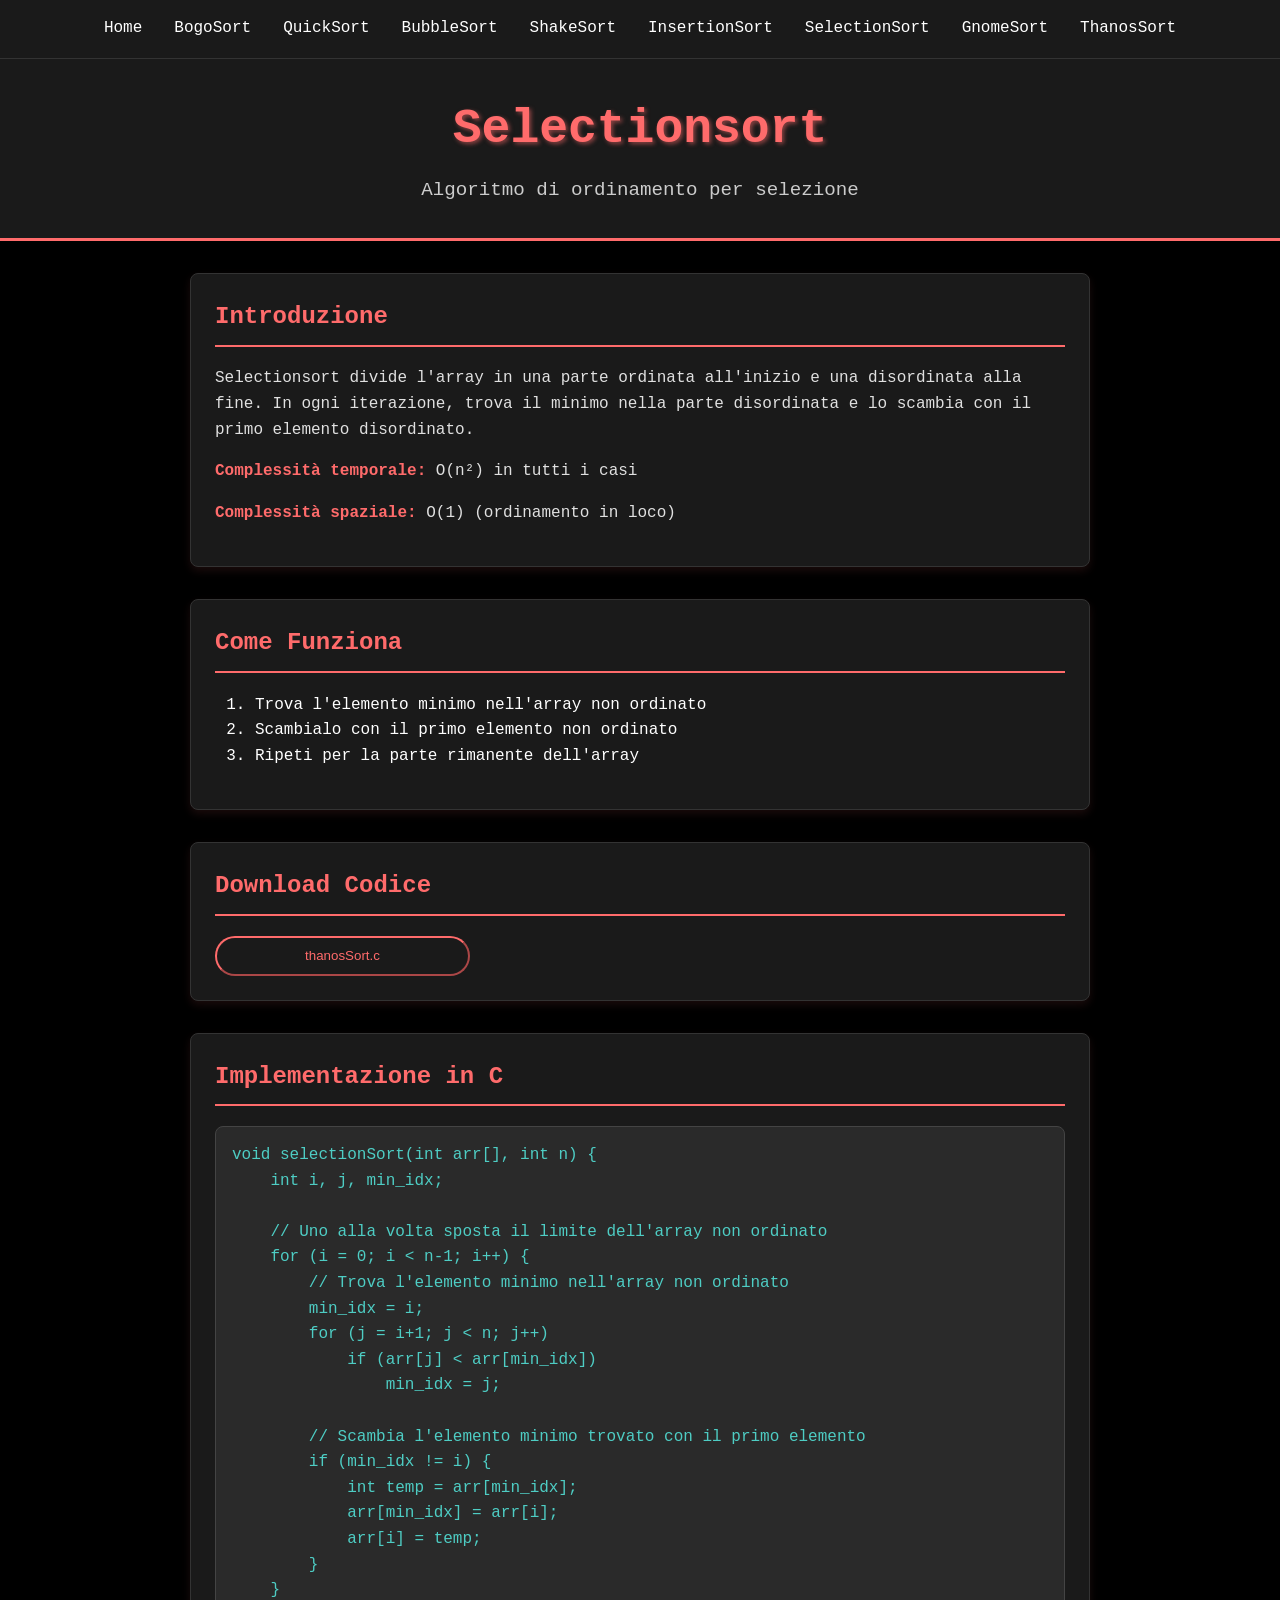
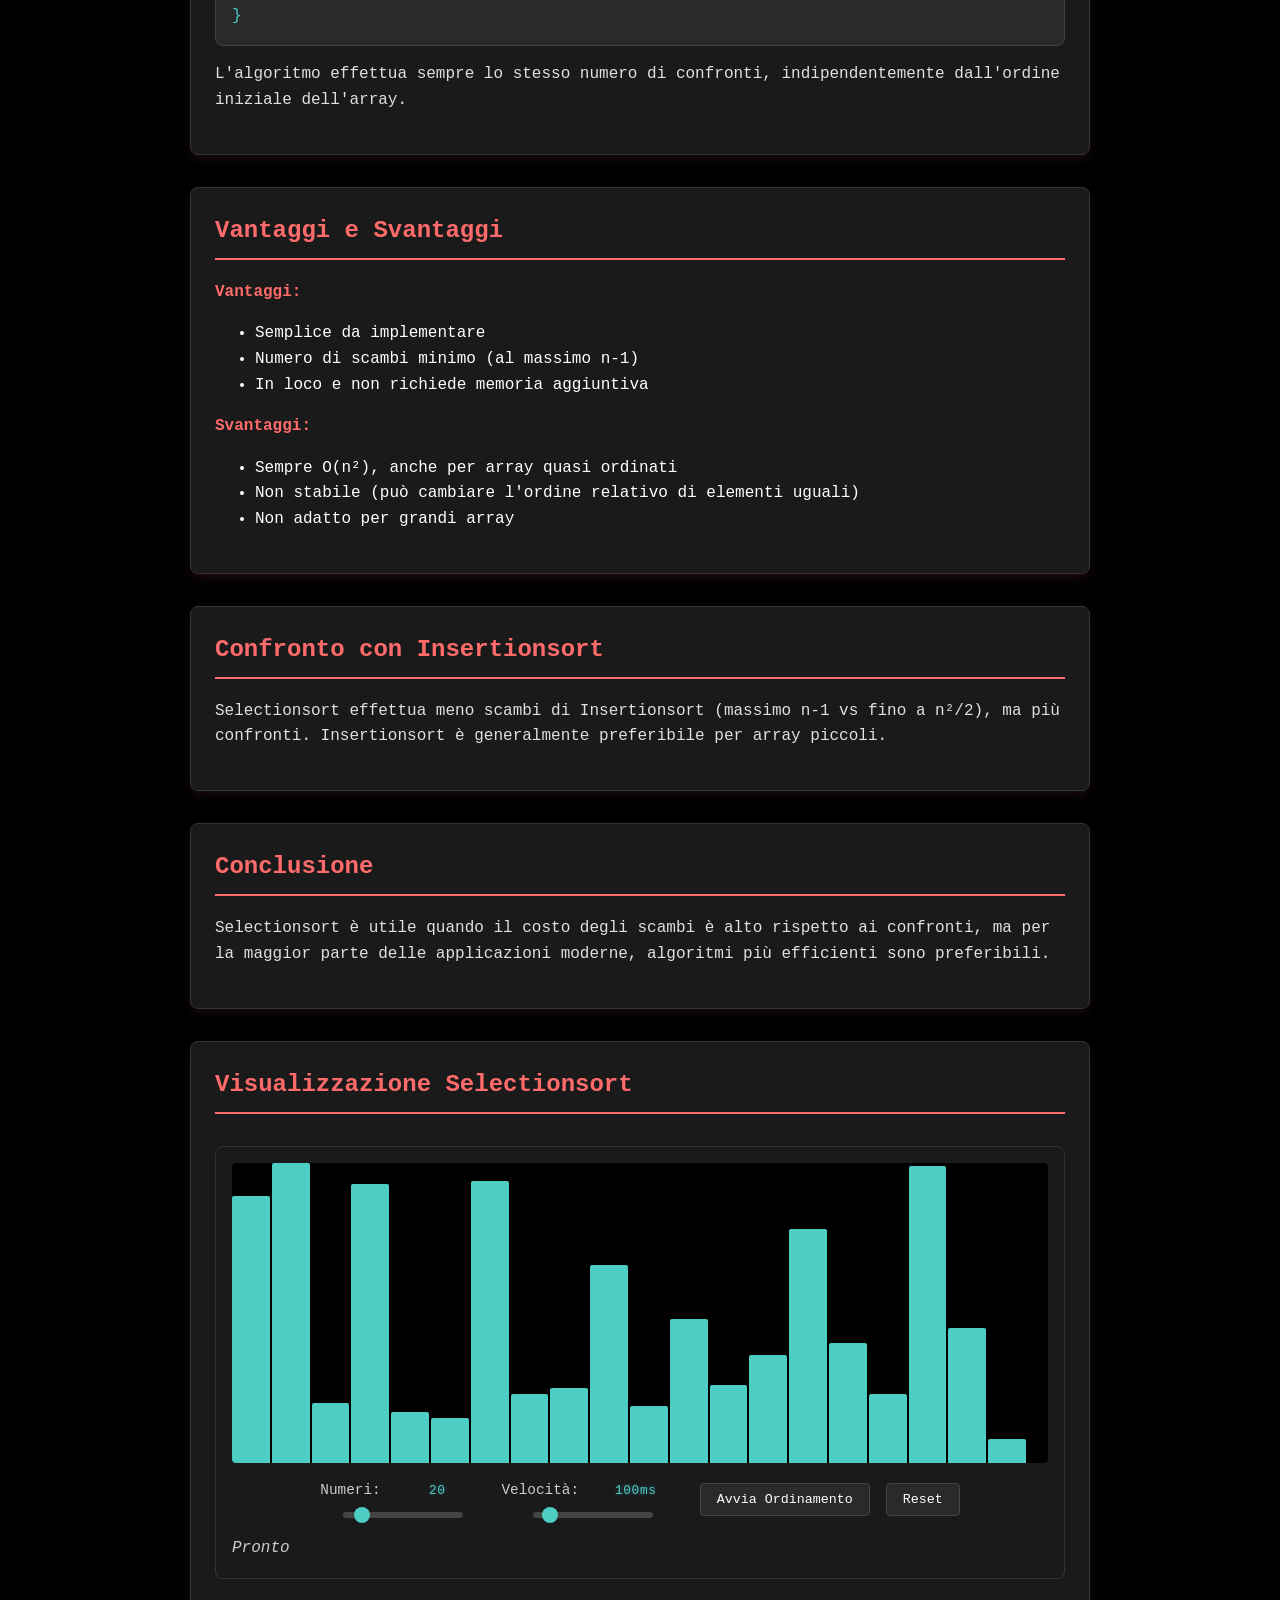
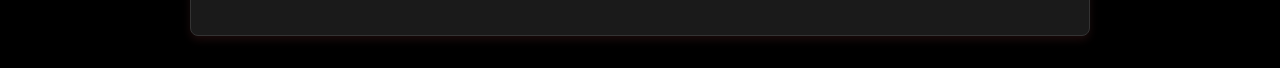
<file: thanossort.html>
<!DOCTYPE html>
<html lang="it">
<head>
    <meta charset="UTF-8">
    <meta name="viewport" content="width=device-width, initial-scale=1.0">
    <title>Selectionsort - Algoritmo di Ordinamento</title>
    <link rel="stylesheet" href="styles.css">
</head>
<body>
    <nav>
        <ul>
            <li><a href="index.html">Home</a></li>
            <li><a href="bogosort.html">BogoSort</a></li>
            <li><a href="quicksort.html">QuickSort</a></li>
            <li><a href="bubblesort.html">BubbleSort</a></li>
            <li><a href="shakesort.html">ShakeSort</a></li>
            <li><a href="insertionsort.html">InsertionSort</a></li>
            <li><a href="selectionsort.html">SelectionSort</a></li>
            <li><a href="gnomesort.html">GnomeSort</a></li>
            <li><a href="thanossort.html">ThanosSort</a></li>
        </ul>
    </nav>

    <header>
        <h1>Selectionsort</h1>
        <p>Algoritmo di ordinamento per selezione</p>
    </header>

    <main>
        <section id="introduzione">
            <h2>Introduzione</h2>
            <p>Selectionsort divide l'array in una parte ordinata all'inizio e una disordinata alla fine. In ogni iterazione, trova il minimo nella parte disordinata e lo scambia con il primo elemento disordinato.</p>
            <p><strong>Complessità temporale:</strong> O(n²) in tutti i casi</p>
            <p><strong>Complessità spaziale:</strong> O(1) (ordinamento in loco)</p>
        </section>

        <section id="funzionamento">
            <h2>Come Funziona</h2>
            <ol>
                <li>Trova l'elemento minimo nell'array non ordinato</li>
                <li>Scambialo con il primo elemento non ordinato</li>
                <li>Ripeti per la parte rimanente dell'array</li>
            </ol>
        </section>
        <section id="download">
            <h2>Download Codice</h2>
            <a href="./codiciC/thanosSort.c" download>
            <button type="button">thanosSort.c</button>
            </a>
        </section>

        <section id="implementazione">
            <h2>Implementazione in C</h2>
            <pre><code>void selectionSort(int arr[], int n) {
    int i, j, min_idx;

    // Uno alla volta sposta il limite dell'array non ordinato
    for (i = 0; i &lt; n-1; i++) {
        // Trova l'elemento minimo nell'array non ordinato
        min_idx = i;
        for (j = i+1; j &lt; n; j++)
            if (arr[j] &lt; arr[min_idx])
                min_idx = j;

        // Scambia l'elemento minimo trovato con il primo elemento
        if (min_idx != i) {
            int temp = arr[min_idx];
            arr[min_idx] = arr[i];
            arr[i] = temp;
        }
    }
}</code></pre>
            <p>L'algoritmo effettua sempre lo stesso numero di confronti, indipendentemente dall'ordine iniziale dell'array.</p>
        </section>

        <section id="vantaggi">
            <h2>Vantaggi e Svantaggi</h2>
            <p><strong>Vantaggi:</strong></p>
            <ul>
                <li>Semplice da implementare</li>
                <li>Numero di scambi minimo (al massimo n-1)</li>
                <li>In loco e non richiede memoria aggiuntiva</li>
            </ul>
            <p><strong>Svantaggi:</strong></p>
            <ul>
                <li>Sempre O(n²), anche per array quasi ordinati</li>
                <li>Non stabile (può cambiare l'ordine relativo di elementi uguali)</li>
                <li>Non adatto per grandi array</li>
            </ul>
        </section>

        <section id="confronto">
            <h2>Confronto con Insertionsort</h2>
            <p>Selectionsort effettua meno scambi di Insertionsort (massimo n-1 vs fino a n²/2), ma più confronti. Insertionsort è generalmente preferibile per array piccoli.</p>
        </section>

        <section id="conclusione">
            <h2>Conclusione</h2>
            <p>Selectionsort è utile quando il costo degli scambi è alto rispetto ai confronti, ma per la maggior parte delle applicazioni moderne, algoritmi più efficienti sono preferibili.</p>
        </section>

        <section id="visualizzazione">
            <h2>Visualizzazione Selectionsort</h2>
            <div id="visualization-container">
                <div id="bars-container"></div>
                <div id="controls">
                    <div class="control-group">
                        <label for="array-size">Numeri: <span class="value-display" id="size-display">20</span></label>
                        <input type="range" id="array-size" min="10" max="100" value="20">
                    </div>
                    <div class="control-group">
                        <label for="speed">Velocità: <span class="value-display" id="speed-display">100ms</span></label>
                        <input type="range" id="speed" min="10" max="1000" value="100" step="10">
                    </div>
                    <button id="start-btn">Avvia Ordinamento</button>
                    <button id="reset-btn">Reset</button>
                </div>
                <div id="status">Pronto</div>
            </div>
        </section>

        <script src="sorting-visualization.js"></script>
        <script>
            document.addEventListener('DOMContentLoaded', function() {
                const visualizer = new SortingVisualizer('bars-container', 'selectionsort');

                // Controlli dimensione array
                const sizeSlider = document.getElementById('array-size');
                const sizeDisplay = document.getElementById('size-display');
                sizeSlider.addEventListener('input', function() {
                    const value = parseInt(this.value);
                    sizeDisplay.textContent = value;
                    visualizer.setArraySize(value);
                });

                // Controlli velocità
                const speedSlider = document.getElementById('speed');
                const speedDisplay = document.getElementById('speed-display');
                speedSlider.addEventListener('input', function() {
                    const value = parseInt(this.value);
                    speedDisplay.textContent = value + 'ms';
                    visualizer.setSpeed(value);
                });

                // Pulsanti
                document.getElementById('start-btn').addEventListener('click', () => visualizer.start());
                document.getElementById('reset-btn').addEventListener('click', () => visualizer.reset());
            });
        </script>
</file>
<file: styles.css>
/* Stili per il sito di presentazione degli algoritmi di ordinamento - Tema Scuro */

body {
    font-family: 'Courier New', monospace;
    line-height: 1.6;
    margin: 0;
    padding: 0;
    background-color: #000000;
    color: #ffffff;
}

nav {
    background-color: #1a1a1a;
    border-bottom: 1px solid #333333;
}

nav ul {
    list-style: none;
    margin: 0;
    padding: 0;
    display: flex;
    justify-content: center;
}

nav li {
    margin: 0;
}

nav a {
    display: block;
    padding: 1rem;
    color: #ffffff;
    text-decoration: none;
    transition: background-color 0.3s;
}

nav a:hover {
    background-color: #333333;
}

header {
    background-color: #1a1a1a;
    color: #ff6b6b;
    text-align: center;
    padding: 2rem 0;
    border-bottom: 3px solid #ff6b6b;
}

header h1 {
    margin: 0;
    font-size: 3rem;
    text-shadow: 2px 2px 4px rgba(255, 107, 107, 0.5);
}

header p {
    font-size: 1.2rem;
    margin: 0.5rem 0 0 0;
    color: #cccccc;
}

main {
    max-width: 900px;
    margin: 2rem auto;
    padding: 0 1rem;
}

section {
    background-color: #1a1a1a;
    margin-bottom: 2rem;
    padding: 1.5rem;
    border-radius: 8px;
    border: 1px solid #333333;
    box-shadow: 0 4px 8px rgba(255, 107, 107, 0.1);
}

section h2 {
    color: #ff6b6b;
    border-bottom: 2px solid #ff6b6b;
    padding-bottom: 0.5rem;
    margin-top: 0;
}

section p {
    margin: 1rem 0;
    color: #e0e0e0;
}
a button{
    color:#ff6b6b;
    background-color: #1a1a1a;
    border-color: #ff6b6b;
    border-radius: 20px;
    width:30%;
    height: 40px;
}

a button:hover{
    color:#1a1a1a;
    background-color: #ff6b6b;
    border-color: #ff6b6b;
}

.algoritmo-coppia {
    margin-bottom: 2rem;
}

.algoritmo-coppia h3 {
    color: #cccccc;
    margin-bottom: 1rem;
    text-align: center;
}

.algoritmo-card.coppia1 {
    border-color: #ff6b6b;
    background-color: rgba(255, 107, 107, 0.1);
}

.algoritmo-card.coppia1 h3 a {
    color: #ff6b6b;
}

.algoritmo-card.coppia2 {
    border-color: #4ecdc4;
    background-color: rgba(78, 205, 196, 0.1);
}

.algoritmo-card.coppia2 h3 a {
    color: #4ecdc4;
}

.algoritmo-card.coppia3 {
    border-color: #feca57;
    background-color: rgba(254, 202, 87, 0.1);
}

.algoritmo-card.coppia3 h3 a {
    color: #feca57;
}
.algoritmo-card.coppia4 {
    border-color: #62fe57;
    background-color: rgba(123, 254, 87, 0.1);
}

.algoritmo-card.coppia4 h3 a {
    color: #62fe57;
}


code {
    background-color: #2a2a2a;
    padding: 0.2rem 0.4rem;
    border-radius: 4px;
    font-family: 'Courier New', monospace;
    color: #4ecdc4;
}

pre {
    background-color: #2a2a2a;
    padding: 1rem;
    border-radius: 8px;
    overflow-x: auto;
    border: 1px solid #444444;
    margin: 1rem 0;
}

pre code {
    background-color: transparent;
    padding: 0;
    color: #4ecdc4;
}

strong {
    color: #ff6b6b;
    font-weight: bold;
}

em {
    color: #feca57;
    font-style: italic;
}

footer {
    background-color: #1a1a1a;
    color: #cccccc;
    text-align: center;
    padding: 1rem 0;
    margin-top: 2rem;
    border-top: 1px solid #333333;
}

footer p {
    margin: 0;
}

/* Visualizzazione Sorting */
#visualization-container {
    margin: 2rem 0;
    padding: 1rem;
    background-color: #1a1a1a;
    border-radius: 8px;
    border: 1px solid #333333;
}

#bars-container {
    position: relative;
    height: 300px;
    margin-bottom: 1rem;
    background-color: #000000;
    border-radius: 4px;
    overflow: hidden;
}

.bar {
    position: absolute;
    bottom: 0;
    background-color: #4ecdc4;
    border-radius: 2px 2px 0 0;
    transition: all 0.1s ease;
}

.bar.highlight {
    background-color: #ff6b6b;
    box-shadow: 0 0 10px rgba(255, 107, 107, 0.5);
}

#controls {
    display: flex;
    flex-wrap: wrap;
    gap: 1rem;
    align-items: center;
    justify-content: center;
    margin-bottom: 1rem;
}

.control-group {
    display: flex;
    flex-direction: column;
    align-items: center;
    gap: 0.5rem;
}

.control-group label {
    color: #cccccc;
    font-size: 0.9rem;
    font-family: 'Courier New', monospace;
}

.control-group input[type="range"] {
    width: 120px;
    height: 6px;
    border-radius: 3px;
    background: #444444;
    outline: none;
    -webkit-appearance: none;
}

.control-group input[type="range"]::-webkit-slider-thumb {
    -webkit-appearance: none;
    appearance: none;
    width: 16px;
    height: 16px;
    border-radius: 50%;
    background: #4ecdc4;
    cursor: pointer;
}

.control-group input[type="range"]::-moz-range-thumb {
    width: 16px;
    height: 16px;
    border-radius: 50%;
    background: #4ecdc4;
    cursor: pointer;
    border: none;
}

.control-group .value-display {
    color: #4ecdc4;
    font-size: 0.8rem;
    font-family: 'Courier New', monospace;
    min-width: 96px;
    display: inline-block;
    white-space: nowrap;
    text-align: center;
    font-variant-numeric: tabular-nums;
    letter-spacing: 0.05em;
    text-shadow: 0 0 4px rgba(63, 209, 255, 0.35);
}

.speed-control-group.on-fire .value-display {
    color: #c0ffff;
    text-shadow: 0 0 12px rgba(88, 232, 255, 0.9);
}

#controls button {
    padding: 0.5rem 1rem;
    background-color: #2a2a2a;
    color: #ffffff;
    border: 1px solid #444444;
    border-radius: 4px;
    cursor: pointer;
    font-family: 'Courier New', monospace;
    transition: background-color 0.3s;
}

.super-mode-btn {
        background: linear-gradient(90deg, transparent 0%, #1db9ff 50%, #02b7ff 100%);
        background-size: 200% 100%;
        color: #ffffff !important;
        font-weight: bold;
        font-size: 1.1rem;
        border: 2px solid #00b6ff;
        box-shadow: 0 0 24px rgba(0, 176, 255, 0.5);
        animation: superFade 3s ease-in-out infinite;
        position: relative;
        overflow: hidden;
    }

    .super-mode-btn::before {
        content: '';
        position: absolute;
        top: 0;
        right: -100%;
        width: 100%;
        height: 100%;
        background: linear-gradient(270deg, transparent, rgba(255, 255, 255, 0.6), transparent);
        transition: right 0.8s ease-in-out;
    }

    .super-mode-btn:hover::before {
        right: 100%;
    }

    .super-mode-btn:hover {
        transform: scale(1.05);
        box-shadow: 0 0 34px rgba(0, 186, 255, 0.9);
    }

    .super-mode-btn.active {
        background: linear-gradient(90deg, #00d8ff 0%, #60e7ff 50%, #00b7ff 100%);
        animation: superFadeActive 1s ease-in-out infinite;
        box-shadow: 0 0 48px rgba(0, 191, 255, 1);
    }

    .super-mode-btn::after {
        content: '';
        position: absolute;
        left: 50%;
        bottom: -6px;
        width: 30px;
        height: 16px;
        transform: translateX(-50%);
        background: radial-gradient(circle at 50% 0, rgba(196, 255, 255, 0.96), rgba(0, 168, 255, 0.5) 45%, transparent 75%);
        filter: blur(3px);
        opacity: 0;
        transition: opacity 0.25s ease;
    }

    .super-mode-btn.active::after {
        opacity: 1;
        animation: superFlame 0.45s ease-in-out infinite alternate;
    }

    @keyframes superFlame {
        from {
            transform: translateX(-50%) scale(1) translateY(0);
            opacity: 0.85;
        }
        to {
            transform: translateX(-50%) scale(1.08) translateY(3px);
            opacity: 1;
        }
    }

.cancel-btn {
    background-color: #660000;
    color: #ffffff;
    border: 2px solid #ff3333;
    box-shadow: 0 0 15px rgba(255, 51, 51, 0.5);
}

.cancel-btn:disabled {
    opacity: 0.4;
    cursor: not-allowed;
}

.speed-control-group {
    position: relative;
    width: 140px;
    padding-bottom: 28px;
}

#speed-target {
    display: none;
    position: absolute;
    bottom: 0;
    left: 0;
    width: 100%;
    height: 24px;
    margin-top: 0;
    pointer-events: none;
}

.speed-control-group.on-fire #speed-target {
    display: block;
}

#speed-line {
    display: none !important;
}

#rocket {
    position: absolute;
    left: -40px;
    top: 50%;
    transform: translateY(-50%);
    font-size: 2rem;
    opacity: 0;
    transition: opacity 0.2s ease;
    text-shadow: 0 0 10px rgba(92, 216, 255, 0.9);
}

#rocket.launch {
    animation: launchRocket 1.2s ease-in-out forwards;
    opacity: 1;
}

#fire-burst {
    position: absolute;
    width: 42px;
    height: 42px;
    border-radius: 50%;
    background: radial-gradient(circle, rgba(180, 245, 255, 1) 0%, rgba(84, 218, 255, 0.95) 35%, rgba(0, 144, 255, 0.75) 70%, transparent 100%);
    left: 92%;
    top: 50%;
    transform: translate(-50%, -50%) scale(0);
    pointer-events: none;
    box-shadow: 0 0 28px rgba(0, 180, 255, 0.8), 0 0 54px rgba(72, 220, 255, 0.35);
    border: 1px solid rgba(125, 225, 255, 0.4);
}

#fire-burst.explode {
    animation: explodeFire 0.9s ease-out forwards;
}

@keyframes launchRocket {
    0% {
        left: -48px;
        opacity: 0;
        transform: translateY(-50%) rotate(0deg);
    }
    15% {
        opacity: 1;
    }
    70% {
        left: 80%;
        opacity: 1;
        transform: translateY(-50%) rotate(10deg);
    }
    90% {
        left: 90%;
        opacity: 1;
        transform: translateY(-50%) rotate(15deg);
    }
    100% {
        left: 92%;
        opacity: 1;
        transform: translateY(-50%) rotate(15deg);
    }
}

@keyframes explodeFire {
    0% {
        transform: translate(-50%, -50%) scale(0);
        opacity: 1;
    }
    50% {
        transform: translate(-50%, -50%) scale(1.4);
        opacity: 0.8;
    }
    100% {
        transform: translate(-50%, -50%) scale(0);
        opacity: 0;
    }
}

@keyframes superFade {
    0% {
        background-position: 200% 0;
        box-shadow: 0 0 24px rgba(0, 166, 255, 0.5);
    }
    50% {
        background-position: 100% 0;
        box-shadow: 0 0 38px rgba(0, 191, 255, 0.75);
    }
    100% {
        background-position: 0% 0;
        box-shadow: 0 0 24px rgba(0, 166, 255, 0.5);
    }
}

@keyframes superFadeActive {
    0% {
        background-position: 0% 0;
        box-shadow: 0 0 48px rgba(0, 188, 255, 0.95);
        filter: brightness(1.4);
    }
    50% {
        background-position: 100% 0;
        box-shadow: 0 0 72px rgba(0, 218, 255, 1);
        filter: brightness(1.95);
    }
    100% {
        background-position: 200% 0;
        box-shadow: 0 0 48px rgba(0, 188, 255, 0.95);
        filter: brightness(1.4);
    }
}

@keyframes speedLinePulse {
    0% {
        transform: translateY(-50%) scaleX(0.98);
        box-shadow: 0 0 16px rgba(0, 166, 255, 0.5), inset 0 0 10px rgba(34, 188, 255, 0.3);
    }
    100% {
        transform: translateY(-50%) scaleX(1.02);
        box-shadow: 0 0 28px rgba(0, 210, 255, 0.85), inset 0 0 20px rgba(34, 188, 255, 0.55);
    }
}

#controls button:hover {
    background-color: #444444;
}

#status {
    color: #cccccc;
    font-style: italic;
    margin-top: 0.5rem;
}

.super-status {
    font-size: 1.5em;
    color: #00ffff;
    text-shadow: 0 0 10px #00ffff;
    font-weight: bold;
    font-style: normal;
}

/* Responsive design */
@media (max-width: 600px) {
    nav ul {
        flex-direction: column;
        align-items: center;
    }

    nav li {
        margin: 0.25rem 0;
    }

    header h1 {
        font-size: 2.5rem;
    }

    main {
        margin: 1rem auto;
        padding: 0 0.5rem;
    }

    section {
        padding: 1rem;
    }

    .algoritmo-grid {
        grid-template-columns: 1fr;
    }

    pre {
        font-size: 0.9rem;
    }

    #bars-container {
        height: 200px;
    }

    #controls {
        flex-direction: column;
        gap: 0.5rem;
    }

    .control-group {
        width: 100%;
        max-width: 250px;
    }

    .control-group input[type="range"] {
        width: 100%;
    }

    #controls button {
        width: 100%;
        max-width: 200px;
    }

    .super-mode-btn {
        font-size: 1rem !important;
        padding: 0.4rem 0.8rem !important;
    }
}

.descrizione{
    margin-left: 4%;
}
</file>
